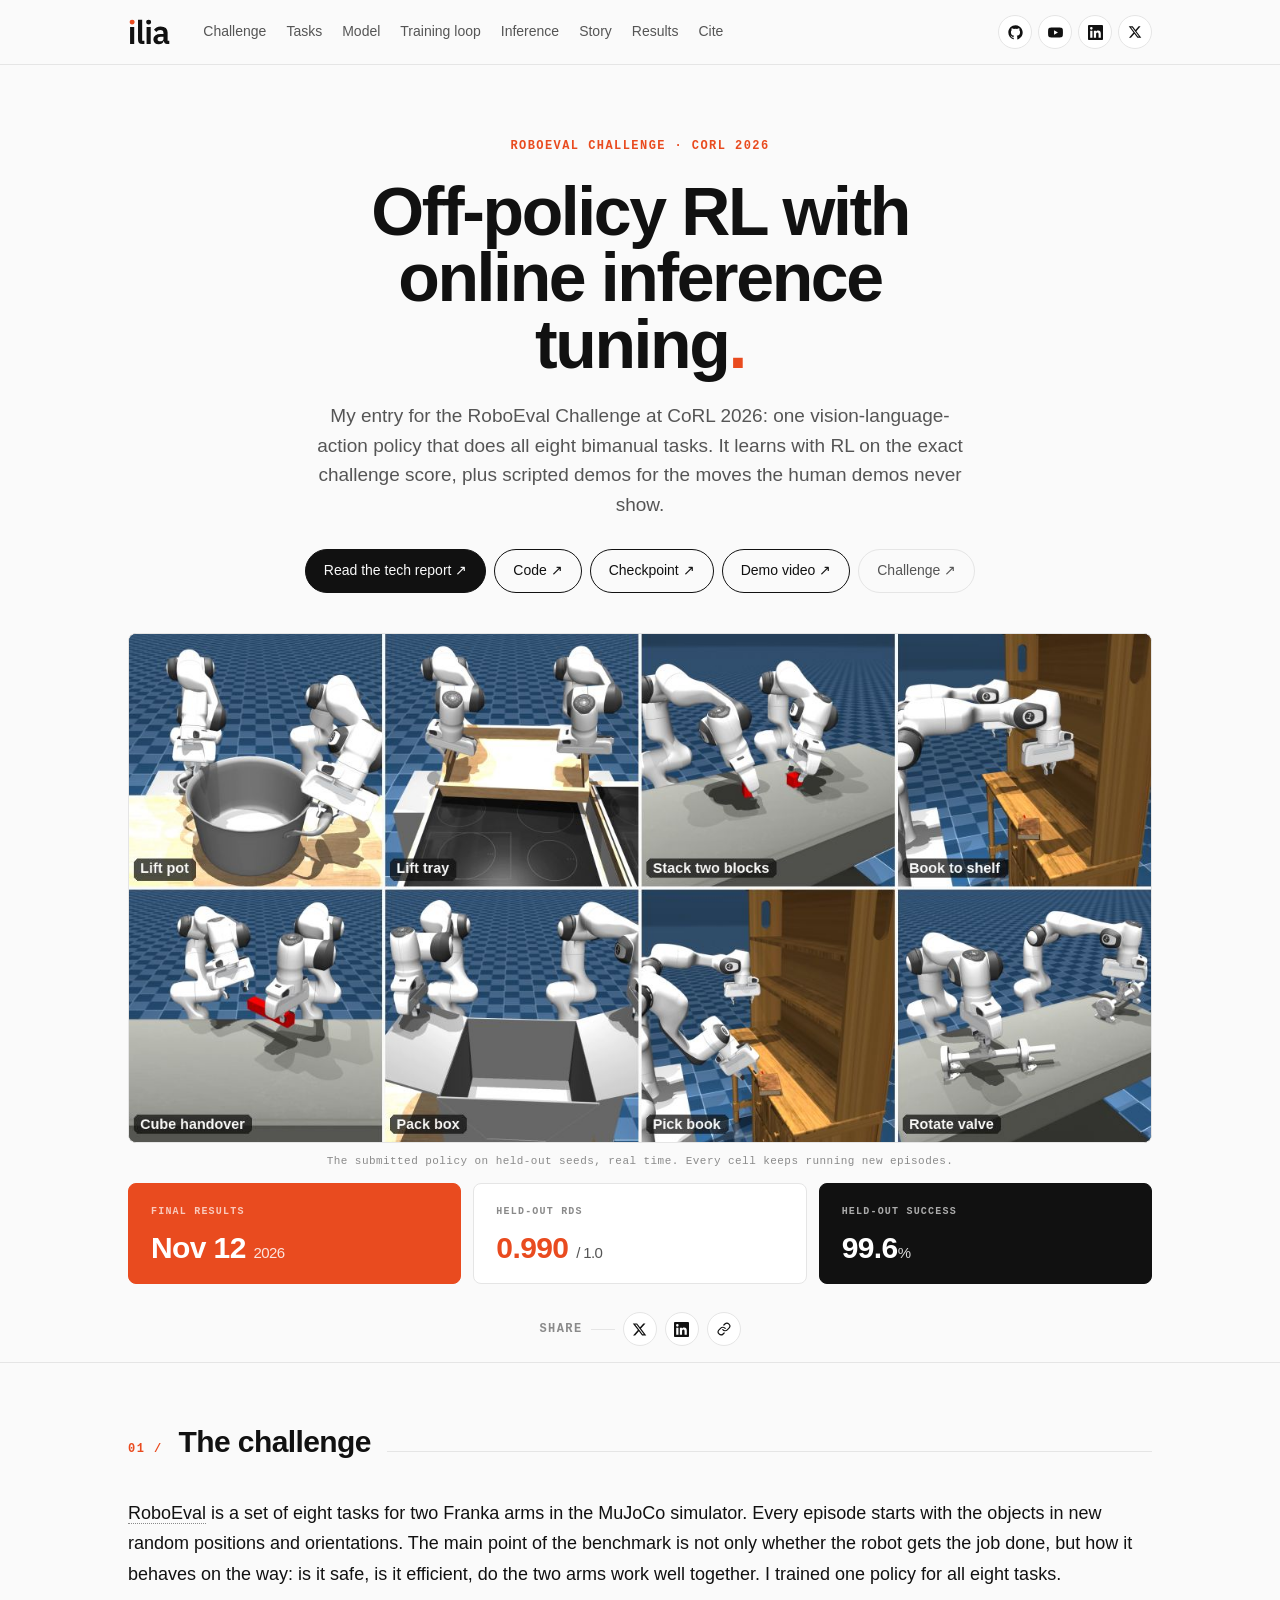
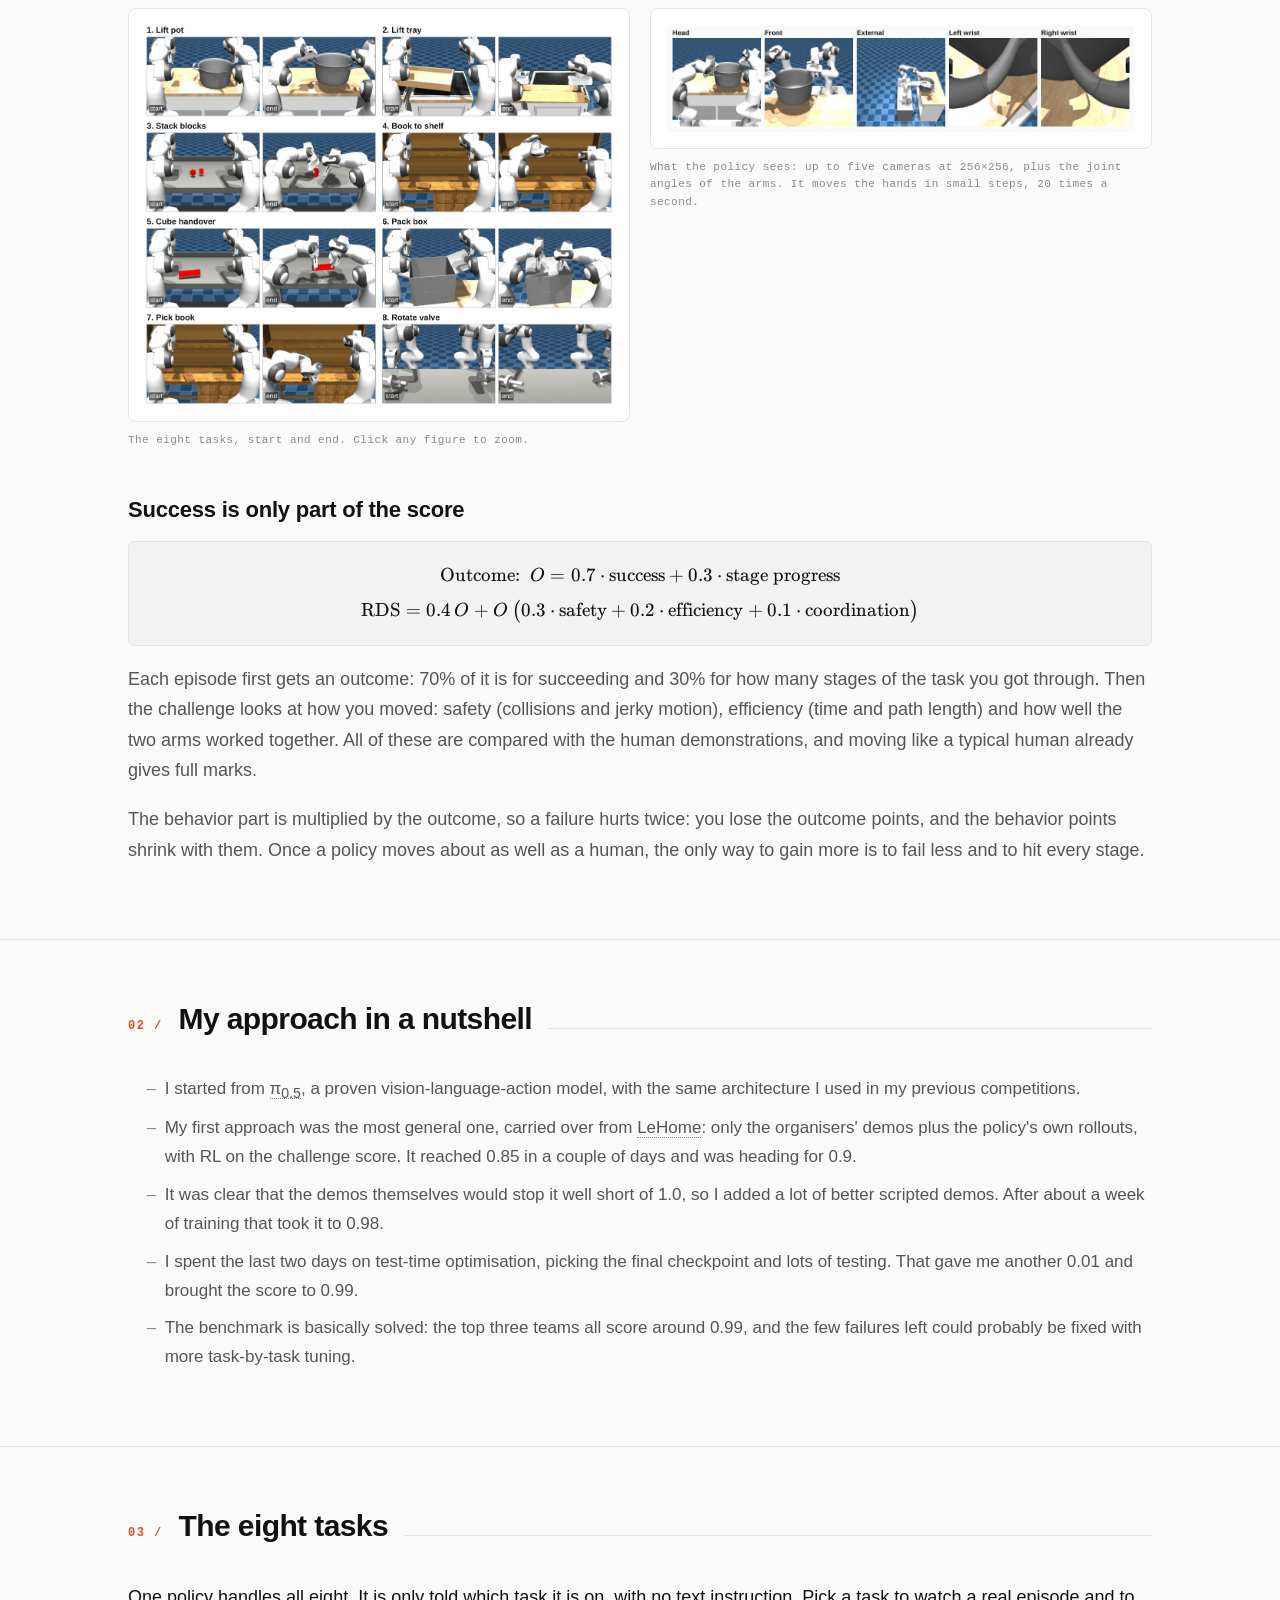
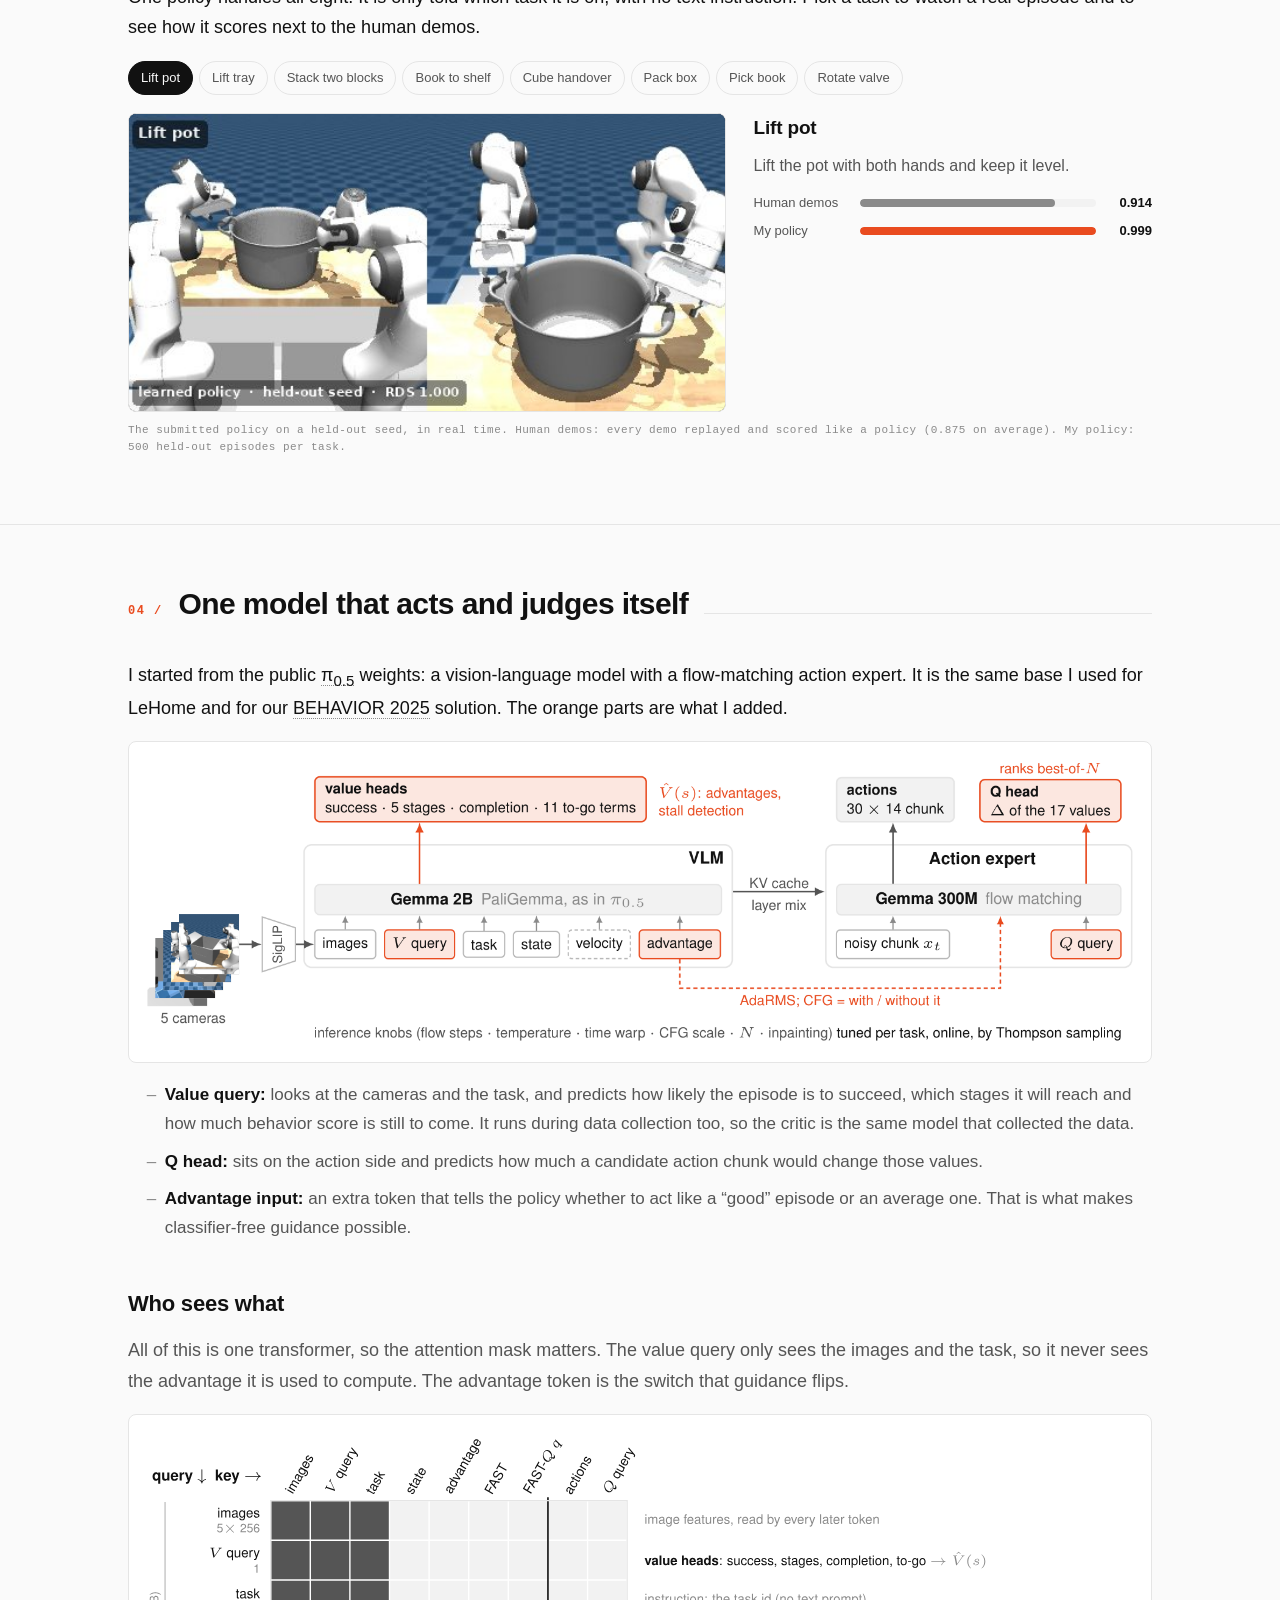
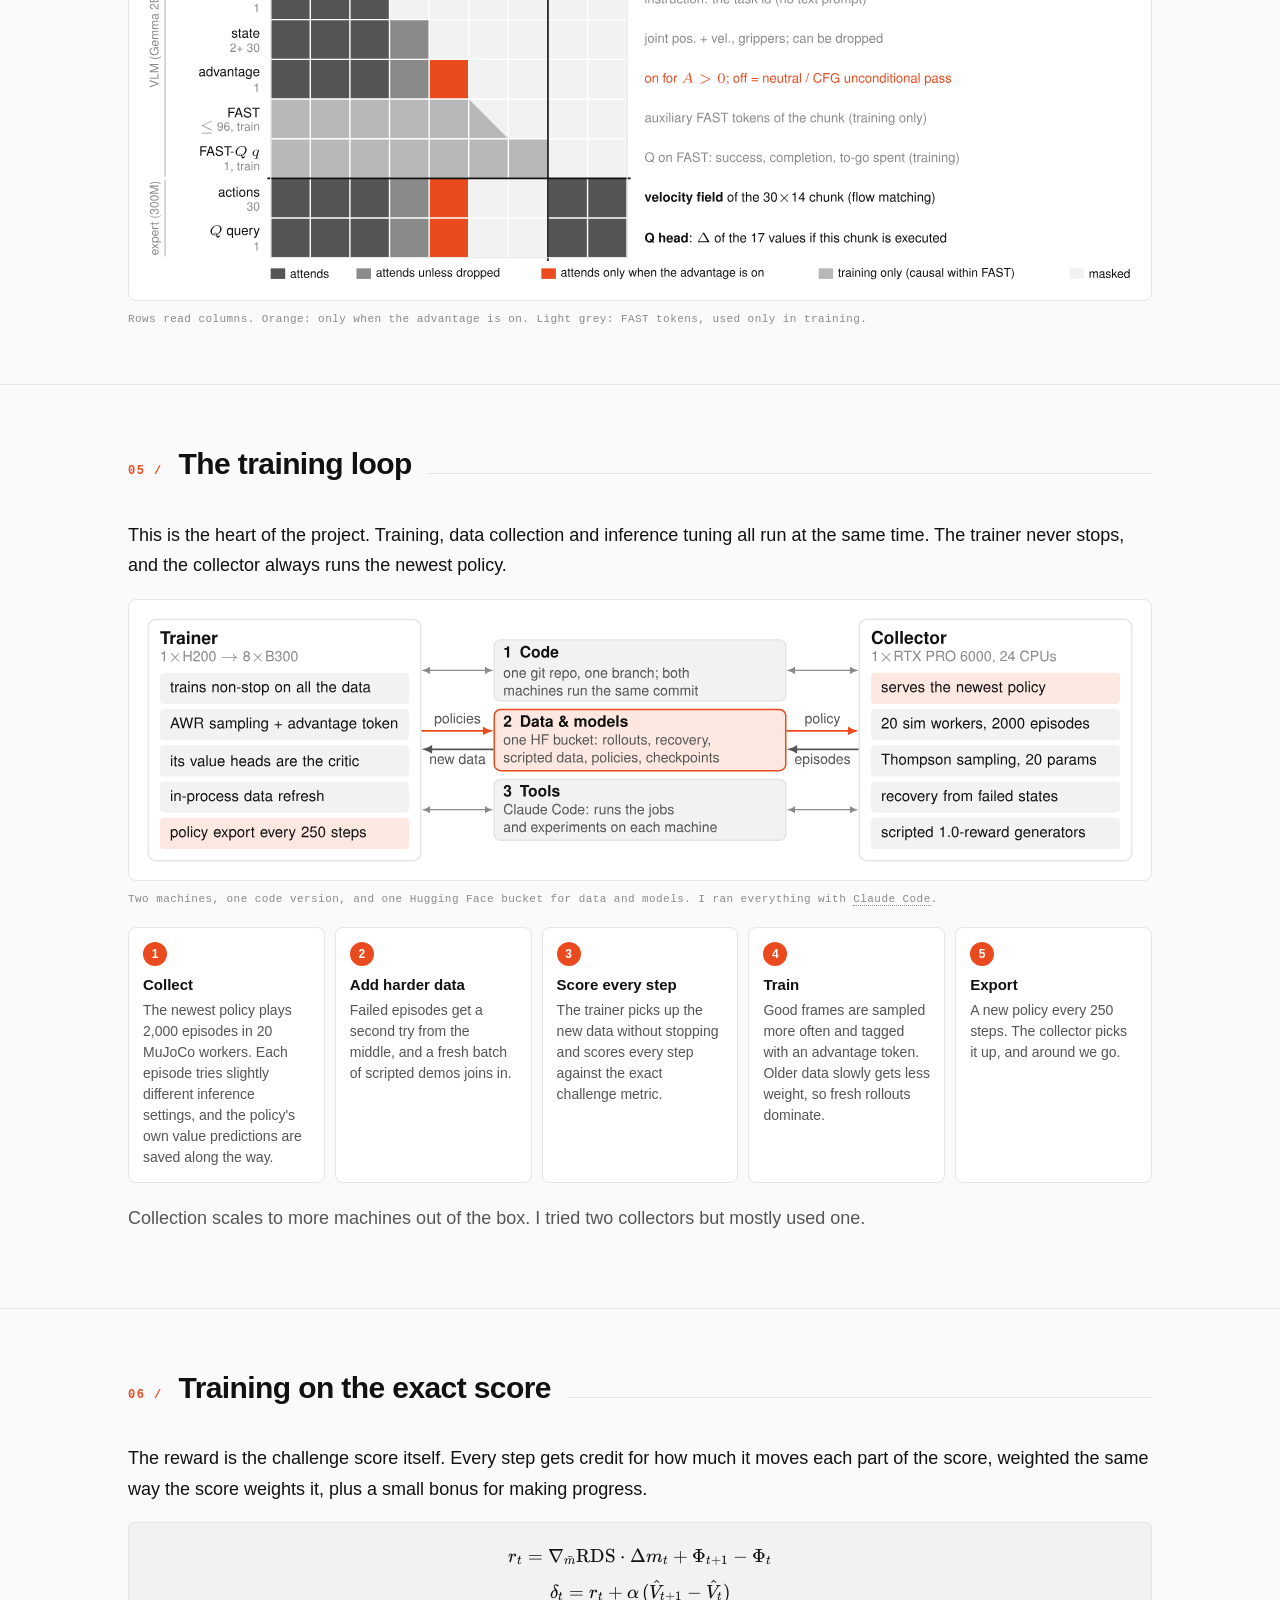
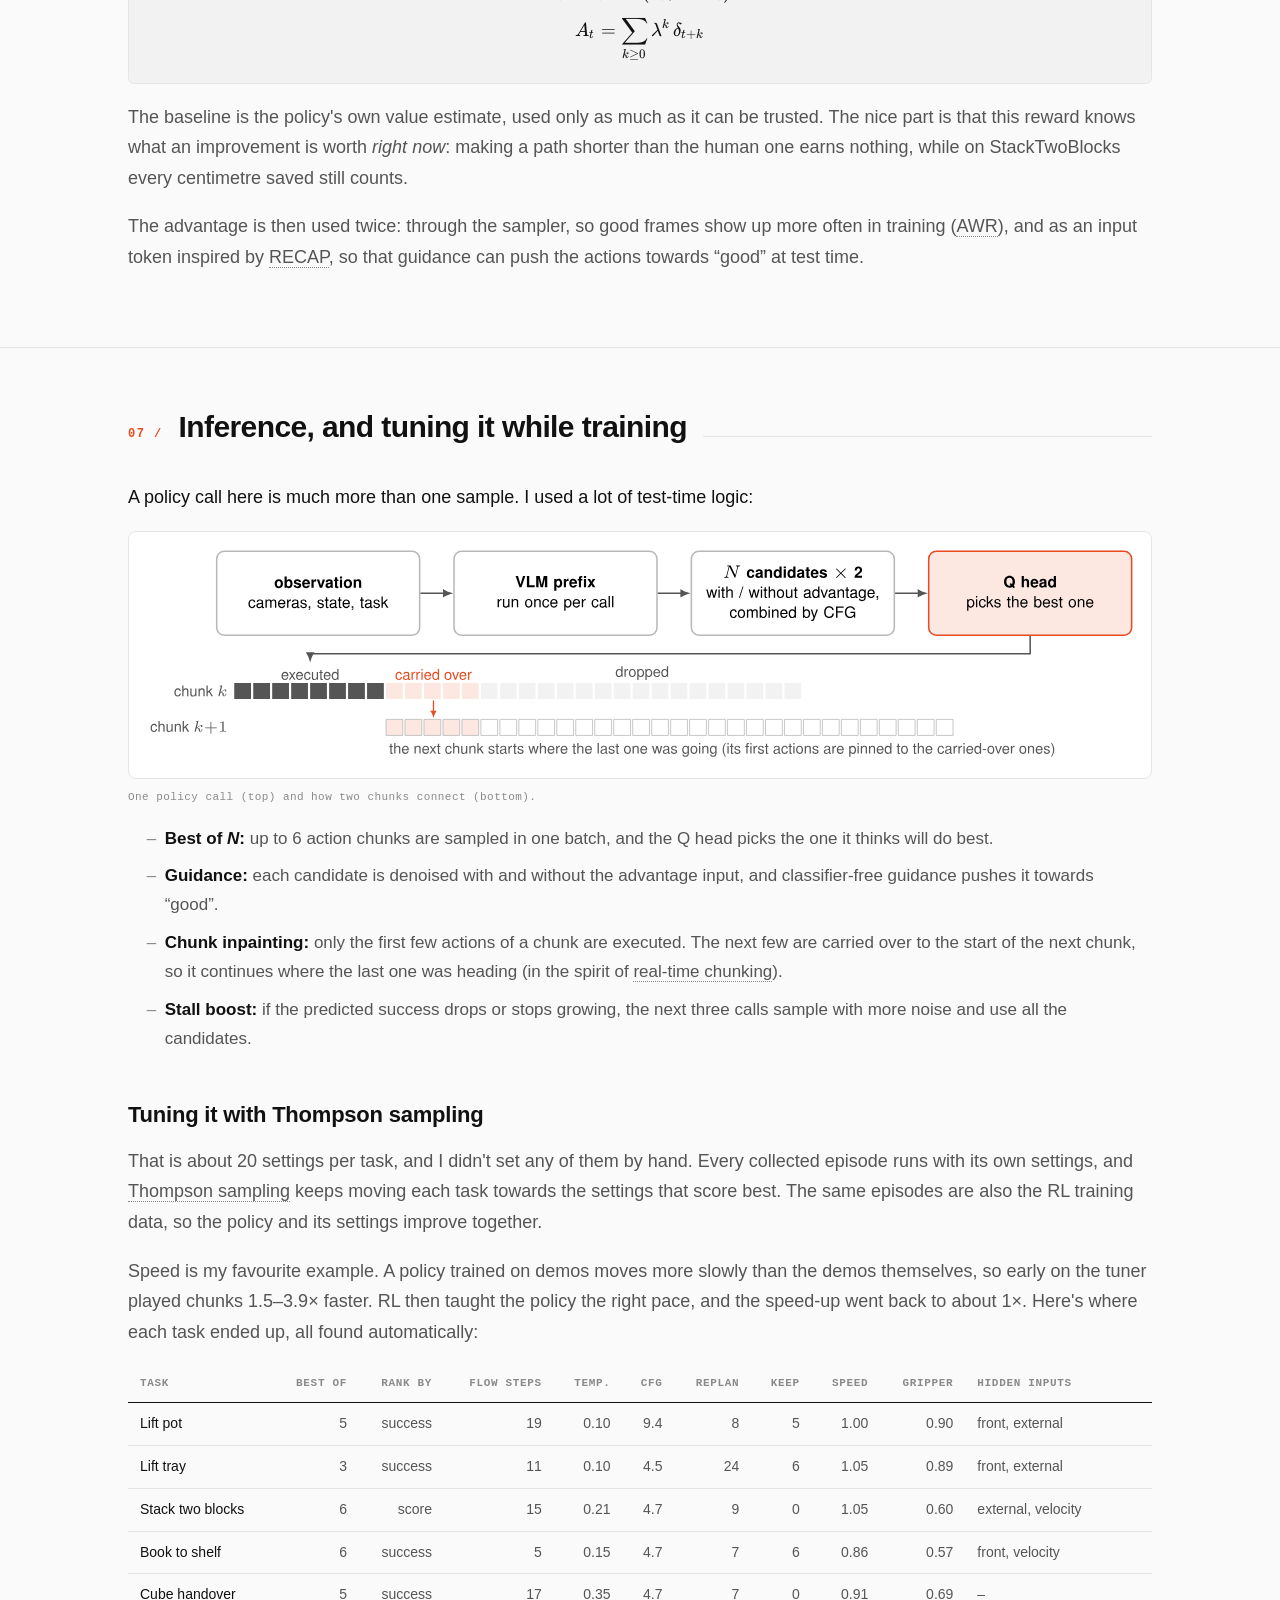
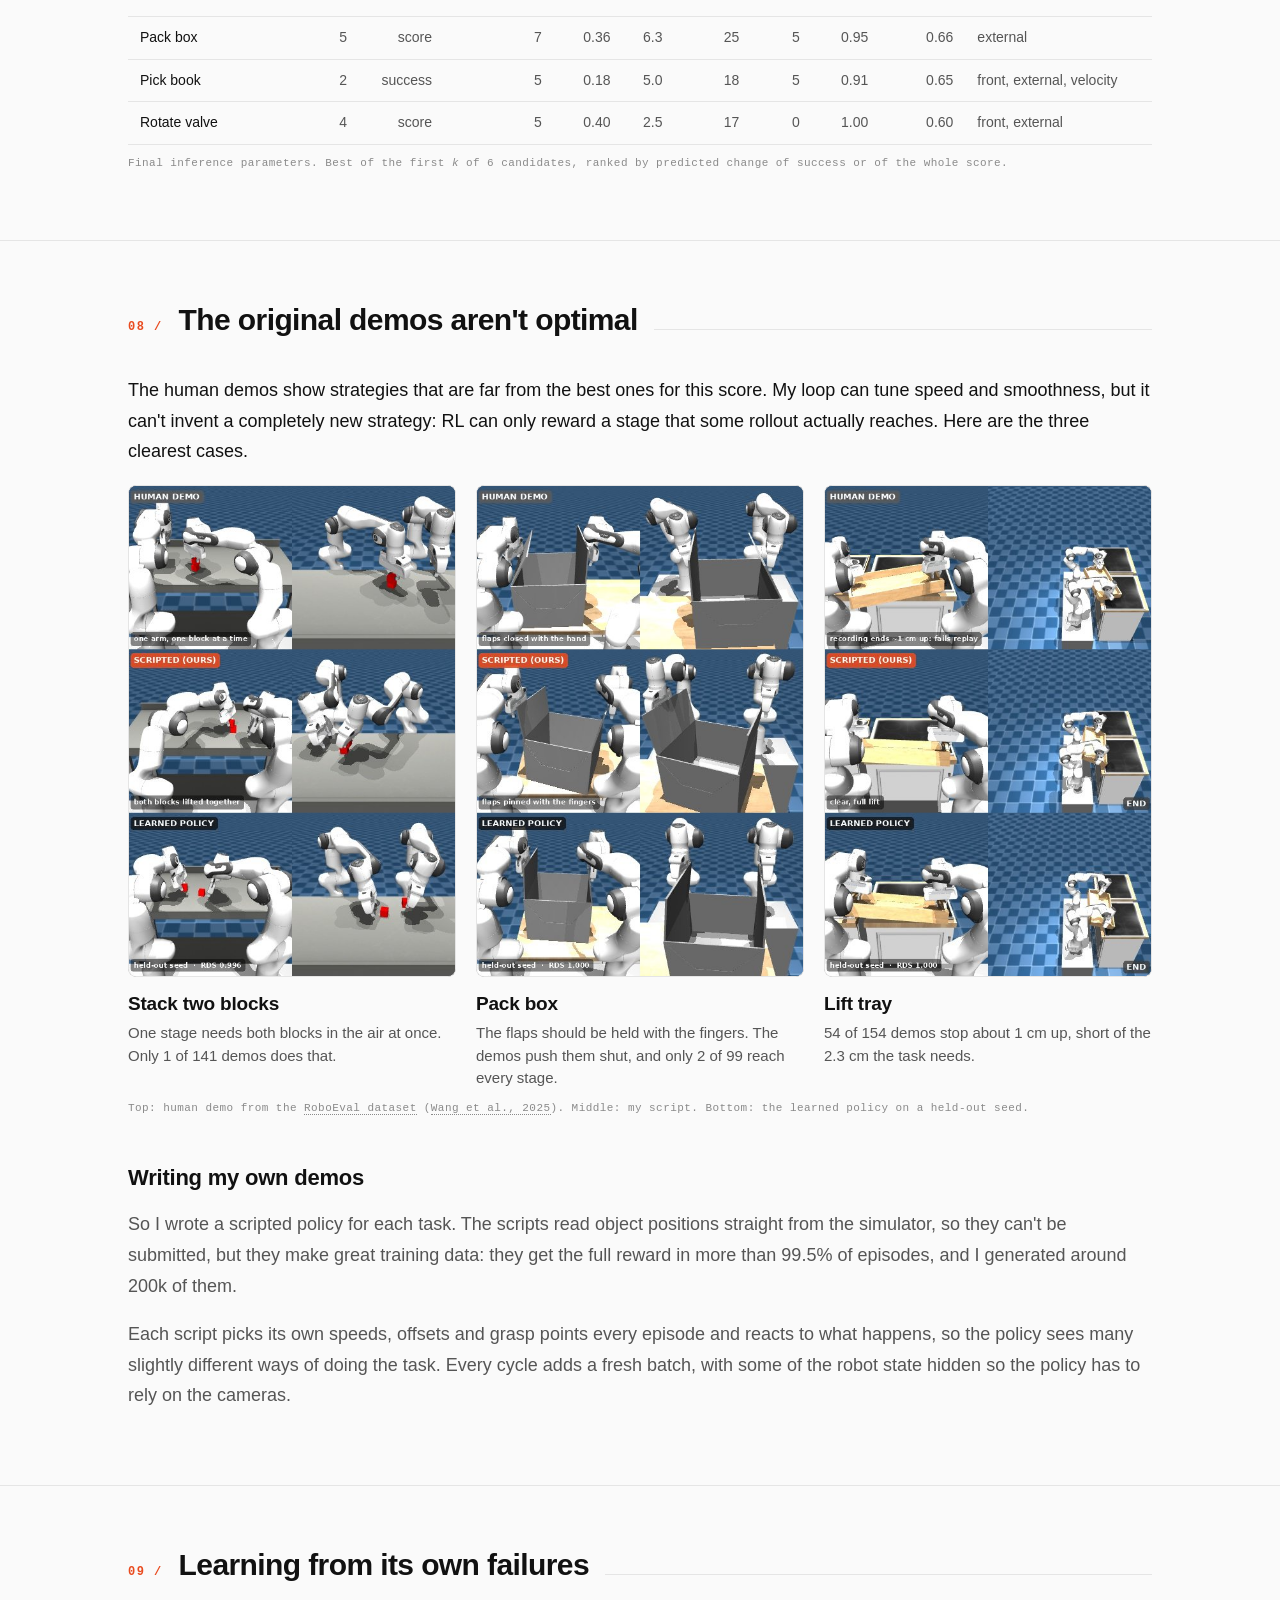
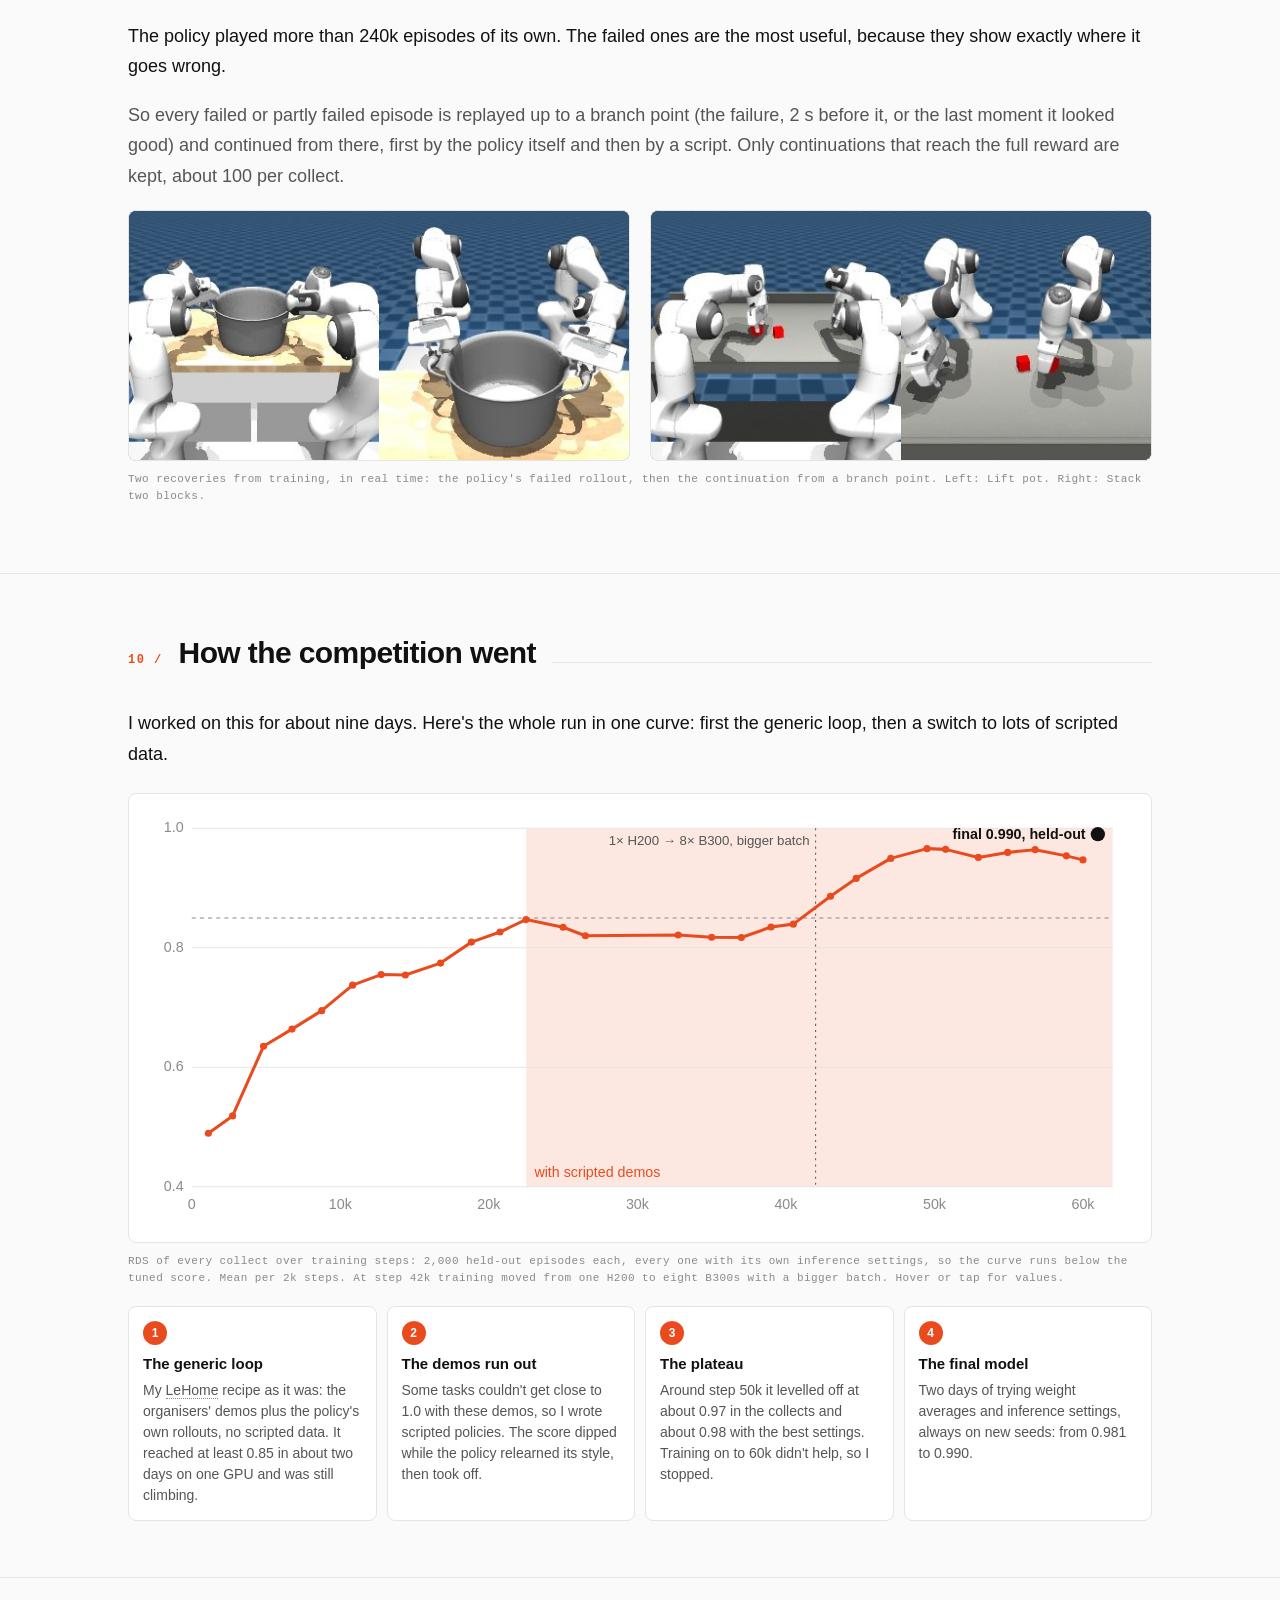
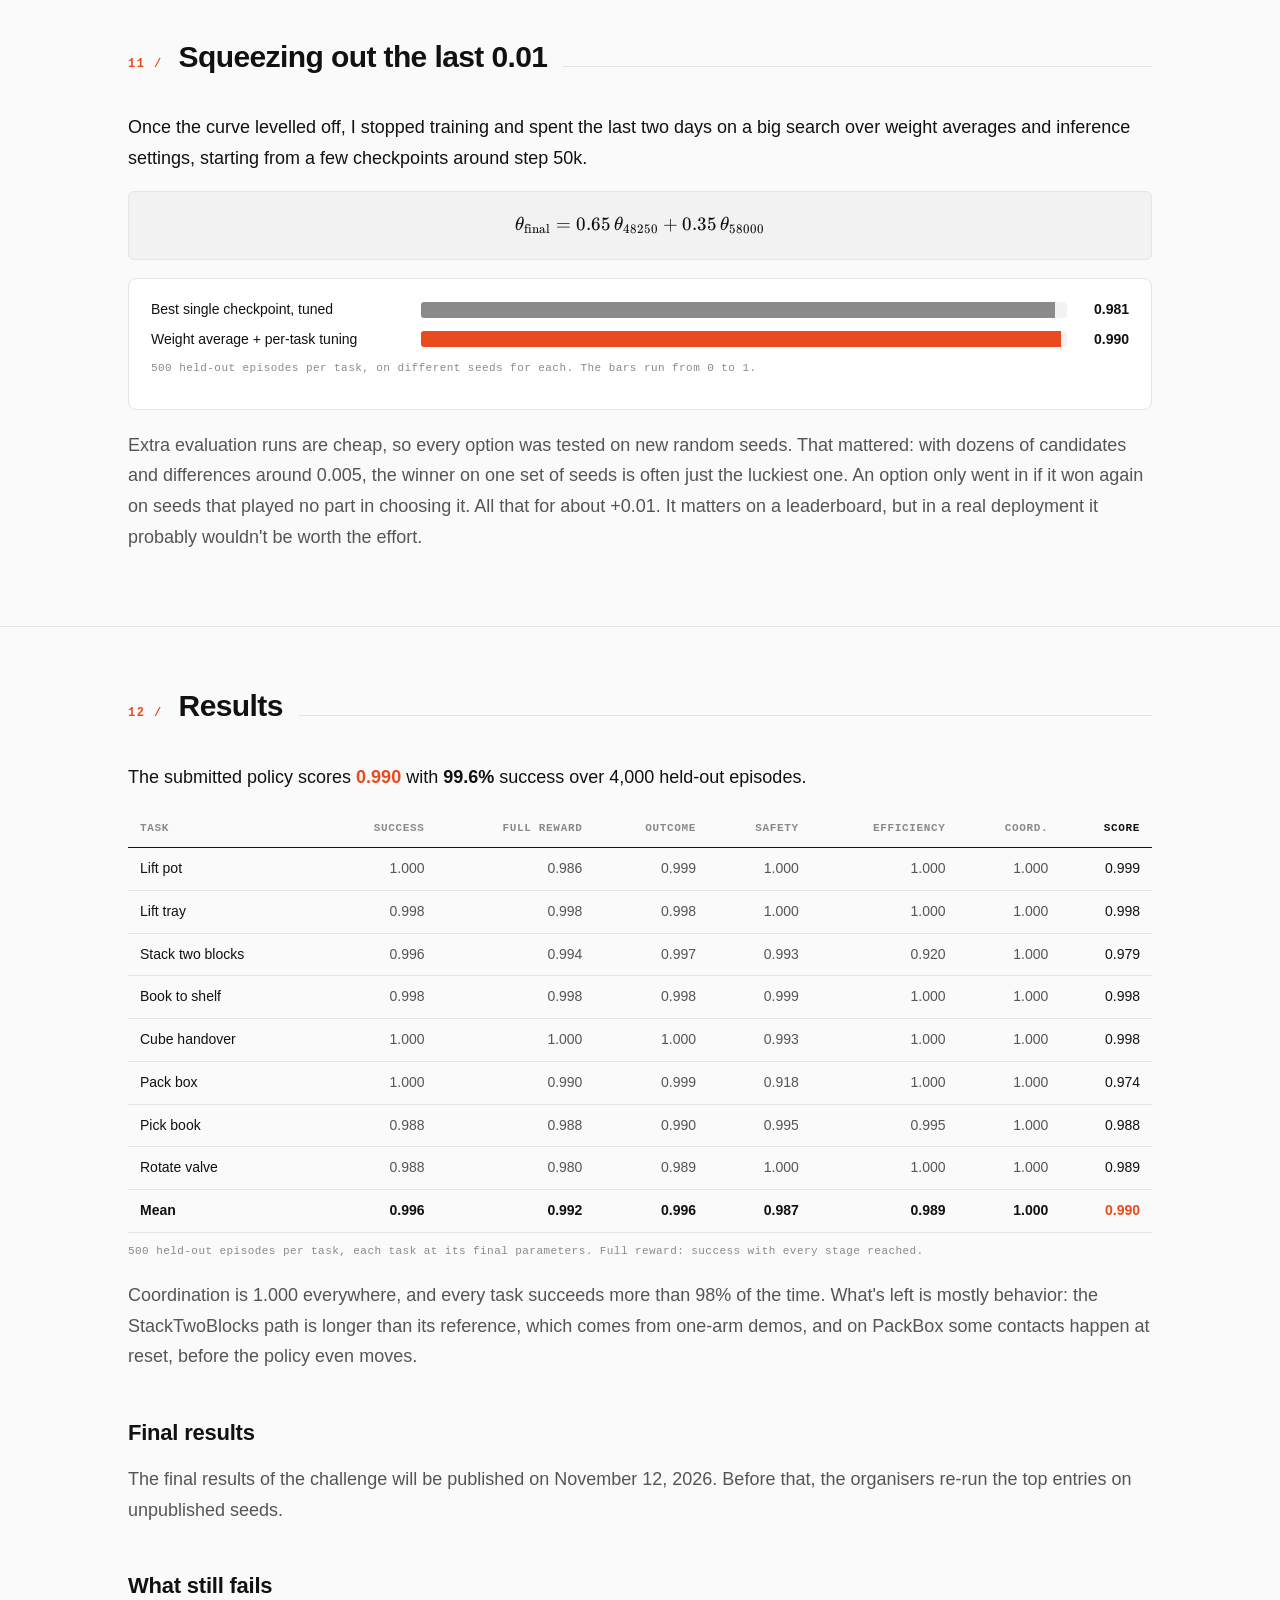
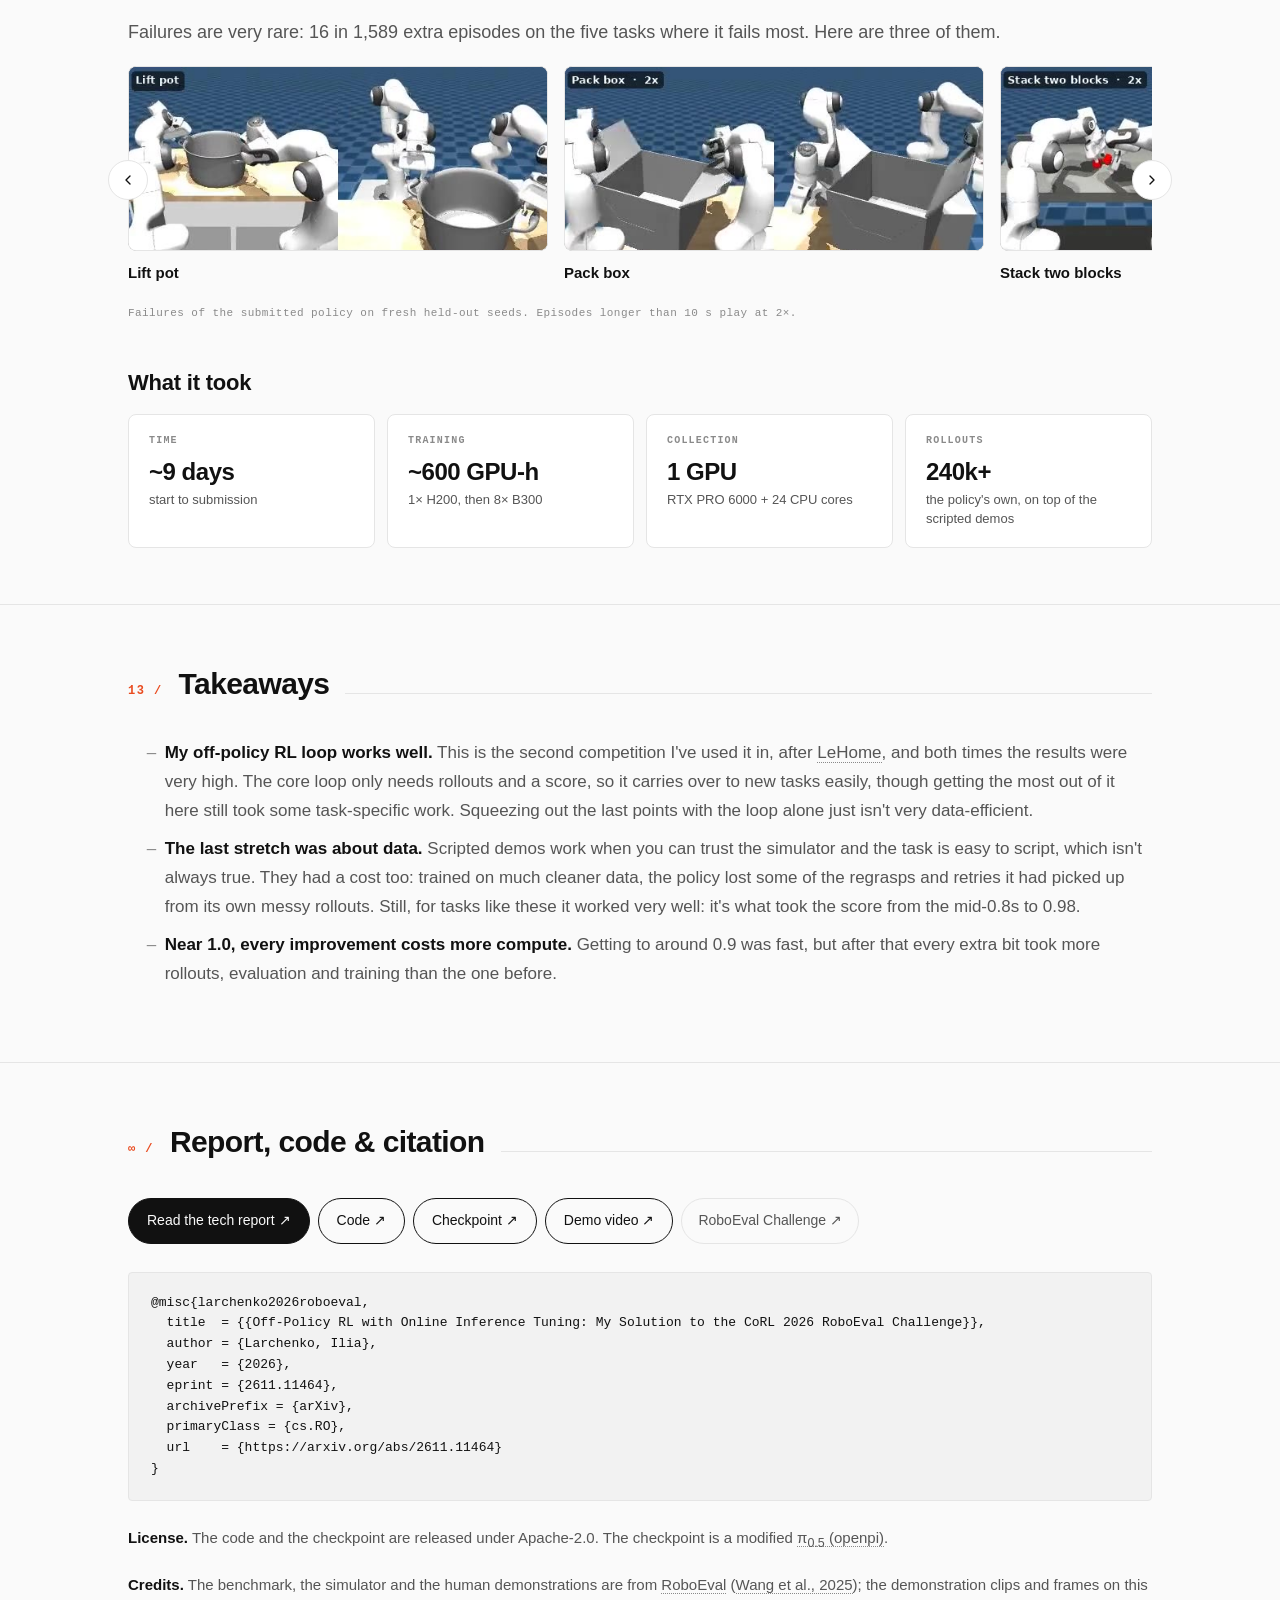
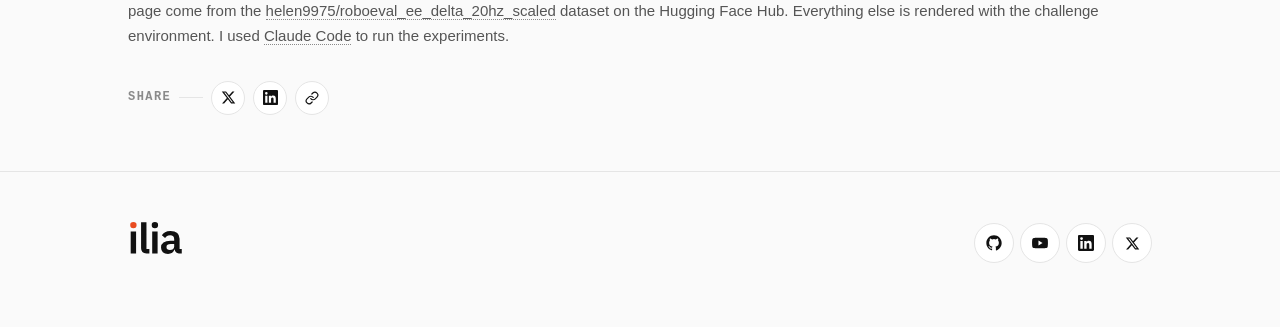
<file: projects/roboeval2026/index.html>
<!doctype html>
<html lang="en">
<head>
  <meta charset="utf-8">
  <title>Off-Policy RL with Online Inference Tuning — RoboEval Challenge 2026 · Ilia Larchenko</title>
  <meta name="viewport" content="width=device-width, initial-scale=1">
  <meta name="description" content="My solution to the RoboEval Challenge at CoRL 2026: one pi0.5-based VLA policy for eight bimanual tasks, trained with off-policy RL on the exact challenge score, with online Thompson-sampled inference tuning and generated full-reward demonstrations. 0.990 RDS on held-out seeds.">
  <meta name="author" content="Ilia Larchenko">
  <meta name="color-scheme" content="light">
  <meta name="theme-color" content="#FAFAFA">
  <link rel="canonical" href="https://ilialarchenko.com/projects/roboeval2026/">

  <!-- ═══ Open Graph ═══ -->
  <meta property="og:type" content="article">
  <meta property="og:site_name" content="Ilia Larchenko">
  <meta property="og:title" content="Off-Policy RL with Online Inference Tuning — RoboEval Challenge 2026">
  <meta property="og:description" content="Eight bimanual tasks, one VLA policy that is its own value function. 0.990 RDS and 99.6% success on held-out seeds.">
  <meta property="og:url" content="https://ilialarchenko.com/projects/roboeval2026/">
  <meta property="og:locale" content="en_US">
  <meta property="og:image" content="https://ilialarchenko.com/projects/roboeval2026/figures/og-image.png">
  <meta property="og:image:width" content="1200">
  <meta property="og:image:height" content="630">
  <meta property="og:image:alt" content="RoboEval Challenge solution by Ilia Larchenko">

  <!-- ═══ Twitter / X Card ═══ -->
  <meta name="twitter:card" content="summary_large_image">
  <meta name="twitter:site" content="@IliaLarchenko">
  <meta name="twitter:creator" content="@IliaLarchenko">
  <meta name="twitter:title" content="Off-Policy RL with Online Inference Tuning — RoboEval Challenge 2026">
  <meta name="twitter:description" content="Eight bimanual tasks, one self-judging VLA policy. 0.990 RDS on held-out seeds.">
  <meta name="twitter:image" content="https://ilialarchenko.com/projects/roboeval2026/figures/og-image.png">

  <!-- ═══ Shared design tokens & assets (reused from site root, as on the LeHome page) ═══ -->
  <style>
    /* Fallback copy of the tokens this page uses, so it also renders outside the site repo.
       The shared stylesheet linked below overrides it when the page lives at projects/roboeval2026/. */
    :root{--bg:#FAFAFA;--surface:#FFFFFF;--surface-2:#F2F2F2;--fg-1:#111111;--fg-2:#555555;--fg-3:#8A8A8A;--line:#E5E5E5;--accent:#E94B1F;--accent-soft:#FCE8E1;--ok:#1F7A4D;--err:#B3261E;
      --font-sans:-apple-system,BlinkMacSystemFont,"Segoe UI",Roboto,Arial,sans-serif;--font-mono:ui-monospace,SFMono-Regular,"SF Mono",Menlo,Consolas,"Liberation Mono",monospace;}
  </style>
  <link rel="stylesheet" href="../../colors_and_type.css">
  <link rel="stylesheet" href="katex/katex.min.css">
  <link rel="icon" type="image/svg+xml" href="../../assets/favicon.svg">
  <style>
    *,*::before,*::after{box-sizing:border-box;}
    html{scroll-behavior:smooth;scroll-padding-top:76px;}
    body{margin:0;background:var(--bg);color:var(--fg-1);font-family:var(--font-sans);font-size:16px;line-height:1.55;-webkit-font-smoothing:antialiased;text-rendering:optimizeLegibility;}
    a{color:inherit;}
    img,video{max-width:100%;}
    ::selection{background:#FCE8E1;}

    /* layout + type helpers (same values as the LeHome page's inline styles) */
    .wrap{max-width:1080px;margin:0 auto;padding:0 28px;}
    section.s{padding:56px 0;border-top:1px solid var(--line);}
    .sh{display:flex;align-items:baseline;gap:16px;margin-bottom:32px;}
    .sh .n{font-family:var(--font-mono);font-size:12px;font-weight:600;letter-spacing:0.12em;color:var(--accent);}
    .sh h2{margin:0;font-size:30px;font-weight:600;letter-spacing:-0.02em;color:var(--fg-1);}
    .sh .rule{flex:1;height:1px;background:var(--line);}
    h3{font-size:22px;font-weight:600;letter-spacing:-0.01em;color:var(--fg-1);margin:44px 0 14px;}
    p.lead{font-size:18px;line-height:1.7;color:var(--fg-1);margin:0 0 18px;}
    p.body{font-size:18px;line-height:1.7;color:var(--fg-2);margin:0 0 18px;}
    p.body b,ul.dash b{color:var(--fg-1);}
    ul.dash{font-size:17px;line-height:1.7;color:var(--fg-2);margin:0 0 18px;padding-left:1.1em;list-style:none;}
    ul.dash li{margin-bottom:9px;position:relative;padding-left:18px;}
    ul.dash li::before{content:"\2013";position:absolute;left:0;color:var(--fg-3);}
    .dlink{color:inherit;text-decoration:none;border-bottom:1px dotted var(--fg-3);}
    figure{margin:28px 0 0;}
    .fbox{background:#fff;border:1px solid var(--line);border-radius:8px;padding:16px;}
    .fbox img{width:100%;display:block;border-radius:4px;}
    figcaption,.cap{font-family:var(--font-mono);font-size:11px;line-height:1.6;letter-spacing:0.04em;color:var(--fg-3);margin-top:10px;}
    .vid{position:relative;background:#111;border:1px solid var(--line);border-radius:8px;overflow:hidden;}
    .vid video{display:block;width:100%;height:auto;}
    .vid[data-v]{background-color:#111;background-position:center;background-size:cover;background-repeat:no-repeat;}
    .vid .yt{position:absolute;left:0;top:0;transform-origin:0 0;}
    .vid iframe{position:absolute;inset:0;width:100%;height:100%;border:0;pointer-events:none;}
    .vid .vid-layer{position:absolute;inset:0;overflow:hidden;visibility:hidden;background-position:center;background-size:cover;}
    .vid .vid-layer.on{visibility:visible;}
    .vid .cover{position:absolute;inset:0;background-position:center;background-size:cover;transition:opacity 500ms ease;z-index:2;}
    .tag{position:absolute;left:10px;top:10px;font-family:var(--font-mono);font-size:10px;letter-spacing:0.12em;background:rgba(0,0,0,0.6);color:#fff;padding:3px 7px;border-radius:3px;z-index:2;pointer-events:none;}
    .stack-2{display:grid;grid-template-columns:1fr 1fr;gap:36px;align-items:center;}
    .rail{display:flex;gap:16px;overflow-x:auto;padding-bottom:10px;scroll-snap-type:x proximity;-webkit-overflow-scrolling:touch;}
    .rail > div{flex:0 0 420px;max-width:82vw;scroll-snap-align:start;}
    .eq{background:var(--surface-2);border:1px solid var(--line);border-radius:4px;padding:16px 20px;font-family:var(--font-mono);font-size:14px;line-height:1.8;color:var(--fg-1);overflow-x:auto;white-space:pre;margin:0 0 18px;}
    table.t{width:100%;border-collapse:collapse;font-size:14px;}
    table.t th{text-align:right;padding:10px 12px;font-family:var(--font-mono);font-size:11px;font-weight:600;letter-spacing:0.06em;text-transform:uppercase;color:var(--fg-3);border-bottom:1.5px solid var(--fg-1);}
    table.t th:first-child,table.t td:first-child{text-align:left;}
    table.t td{padding:10px 12px;text-align:right;color:var(--fg-2);border-bottom:1px solid var(--line);}
    table.t td:first-child{color:var(--fg-1);}
    table.t tr.tot td{font-weight:700;color:var(--fg-1);border-top:1.5px solid var(--fg-1);}
    table.t tr.me td{background:#FCE8E1;}
    table.t.left td,table.t.left th{text-align:left;}
    .cmp{display:grid;grid-template-columns:440px 1fr;gap:36px;align-items:start;margin-top:40px;}
    .stat{background:var(--surface);border:1px solid var(--line);border-radius:8px;padding:18px 20px;}
    .stat .k{font-family:var(--font-mono);font-size:10px;font-weight:600;letter-spacing:0.12em;text-transform:uppercase;color:var(--fg-3);}
    .stat .v{font-size:24px;font-weight:600;letter-spacing:-0.02em;color:var(--fg-1);margin-top:10px;line-height:1.1;}
    .stat .d{font-size:13px;color:var(--fg-2);margin-top:6px;line-height:1.45;}

    /* hover micro-interactions (design-system: fades/opacity, surface-2 fills) */
    .social:hover{background:var(--fg-1) !important;color:var(--bg) !important;border-color:var(--fg-1) !important;}
    .nav-links a:hover{opacity:0.6;}
    .btn-dark:hover{opacity:0.85;}
    .btn-outline:hover{background:var(--fg-1) !important;color:var(--bg) !important;}
    .btn-ghost:hover{background:var(--surface-2) !important;color:var(--fg-1) !important;}
    .dlink:hover{opacity:0.6;}
    .real-rail-btn:hover{background:var(--surface-2) !important;}

    @media (max-width:860px){
      .nav-links{display:none !important;}
      .wrap{padding-left:20px !important;padding-right:20px !important;}
      .receipts{grid-template-columns:repeat(2,1fr) !important;}
      .receipts > div:first-child{grid-column:1 / -1;}
      .stack-m,.stack-2,.cmp{grid-template-columns:1fr !important;gap:28px !important;}
      .stats{grid-template-columns:repeat(2,1fr) !important;}
      .footer-grid{grid-template-columns:1fr !important;gap:24px !important;}
      .footer-social{justify-content:flex-start !important;}
    }
    @media (max-width:540px){
      .wrap{padding-left:16px !important;padding-right:16px !important;}
      .hero-h1{font-size:32px !important;line-height:1.05 !important;}
      .receipts{gap:10px !important;}
      .stats{grid-template-columns:1fr !important;}
      .real-rail-btn{display:none !important;}
    }

    /* ---- overview page: formulas, panels, interactive pieces ---- */
    .math{background:var(--surface-2);border:1px solid var(--line);border-radius:6px;padding:10px 16px;margin:0 0 18px;overflow-x:auto;color:var(--fg-1);}
    .math .katex-display{margin:.7em 0;}
    .m-only{display:none;}
    .sh .n{white-space:nowrap;}
    .math .katex{font-size:1.16em;}
    .panel{background:var(--surface);border:1px solid var(--line);border-radius:8px;padding:20px 22px;margin-top:24px;}
    h3.pt{margin:0 0 12px;font-size:19px;}
    .chips{display:flex;flex-wrap:wrap;gap:6px;}
    .chip{font:inherit;font-size:13px;font-weight:500;padding:6px 12px;border:1px solid var(--line);border-radius:999px;background:var(--bg);color:var(--fg-2);cursor:pointer;}
    .chip:hover{background:var(--surface-2);color:var(--fg-1);}
    .chip[aria-pressed="true"],.chip[aria-selected="true"]{background:var(--fg-1);border-color:var(--fg-1);color:var(--bg);}
    .chip:focus-visible,input[type=range]:focus-visible{outline:2px solid var(--accent);outline-offset:2px;}
    .stats{display:grid;grid-template-columns:repeat(4,1fr);gap:12px;}
    .two{display:grid;grid-template-columns:1fr 1fr;gap:20px;align-items:start;}
    .explorer{display:grid;grid-template-columns:minmax(0,1.5fr) minmax(0,1fr);gap:28px;margin-top:18px;align-items:start;}
    .scores{display:grid;gap:8px;margin-bottom:14px;}
    .sc-row{display:grid;grid-template-columns:96px 1fr 46px;gap:10px;align-items:center;font-size:13px;color:var(--fg-2);}
    .sc-row .tr{height:8px;background:var(--surface-2);border-radius:4px;overflow:hidden;}
    .sc-row .tr i{display:block;height:100%;background:var(--fg-3);border-radius:4px;transition:width .25s;}
    .sc-row.me .tr i{background:var(--accent);}
    .sc-row b{text-align:right;color:var(--fg-1);font-variant-numeric:tabular-nums;}
    .tsk{font-size:16px;line-height:1.55;color:var(--fg-2);margin:0 0 14px;}
    .flow{display:grid;gap:10px;margin-top:18px;}
    .flow.f5{grid-template-columns:repeat(5,minmax(0,1fr));}
    .flow.f4{grid-template-columns:repeat(4,minmax(0,1fr));}
    .flow>div{position:relative;background:var(--surface);border:1px solid var(--line);border-radius:8px;padding:14px;font-size:14px;line-height:1.5;color:var(--fg-2);}
    .flow span{display:inline-grid;place-items:center;width:24px;height:24px;border-radius:50%;background:var(--accent);color:#fff;font-size:12px;font-weight:700;margin-bottom:8px;}
    .flow b{display:block;color:var(--fg-1);font-size:15px;margin-bottom:4px;}
    .res-t td:last-child,.res-t th:last-child{position:sticky;right:0;background:var(--bg);}
    .gain{margin-top:14px;}
    .gain .b-row{grid-template-columns:260px 1fr 52px;margin-bottom:8px;}
    .curve-wrap{margin-top:14px;}
    #curve{display:block;width:100%;height:auto;touch-action:pan-y;}
    #curve text{font-family:var(--font-sans);}
    .cmp3{display:grid;grid-template-columns:repeat(3,minmax(0,1fr));gap:20px;}
    .cmp3 h3.pt{margin:12px 0 4px;}
    .cap2{font-size:15px;line-height:1.5;color:var(--fg-2);margin:0;}
    .b-row{display:grid;grid-template-columns:130px 1fr 52px;gap:10px;align-items:center;font-size:14px;color:var(--fg-1);}
    .b-row .tr{height:16px;background:var(--surface-2);border-radius:3px;overflow:hidden;}
    .b-row .tr i{display:block;height:100%;background:var(--accent);transition:width .25s;}
    .b-row b{text-align:right;font-variant-numeric:tabular-nums;font-weight:600;}
    @media (max-width:860px){.two,.explorer,.flow{grid-template-columns:1fr !important;gap:14px;}
      .cmp3{display:flex;overflow-x:auto;scroll-snap-type:x proximity;padding-bottom:8px;}.cmp3>div{flex:0 0 78%;scroll-snap-align:start;}}
    @media (max-width:640px){.m-only{display:block;}.d-only{display:none;}}
    @media (max-width:540px){.gain .b-row{grid-template-columns:1fr 52px;}.gain .b-row span{grid-column:1 / -1;}.panel{padding:16px 14px;}.math .katex{font-size:1em;}}
  </style>
</head>
<body>

<!-- ══════════ NAV ══════════ -->
<nav style="position:sticky;top:0;z-index:50;background:rgba(250,250,250,0.92);backdrop-filter:saturate(140%) blur(8px);-webkit-backdrop-filter:saturate(140%) blur(8px);border-bottom:1px solid var(--line);">
  <div class="wrap" style="display:flex;align-items:center;gap:24px;height:64px;">
    <a href="https://ilialarchenko.com/" target="_blank" rel="noopener noreferrer" aria-label="ilia." style="flex:0 0 auto;text-decoration:none;font-weight:700;font-size:22px;"><img src="../../assets/wordmark.svg" alt="ilia." style="display:block;height:28px;width:auto;"></a>
    <div class="nav-links" style="display:flex;gap:20px;margin-left:8px;">
      <a href="#challenge" style="font-size:14px;color:var(--fg-2);text-decoration:none;">Challenge</a>
      <a href="#tasks" style="font-size:14px;color:var(--fg-2);text-decoration:none;">Tasks</a>
      <a href="#model" style="font-size:14px;color:var(--fg-2);text-decoration:none;">Model</a>
      <a href="#loop" style="font-size:14px;color:var(--fg-2);text-decoration:none;">Training loop</a>
      <a href="#inference" style="font-size:14px;color:var(--fg-2);text-decoration:none;">Inference</a>
      <a href="#story" style="font-size:14px;color:var(--fg-2);text-decoration:none;">Story</a>
      <a href="#results" style="font-size:14px;color:var(--fg-2);text-decoration:none;">Results</a>
      <a href="#cite" style="font-size:14px;color:var(--fg-2);text-decoration:none;">Cite</a>
    </div>
    <div style="flex:1;"></div>
    <div style="display:flex;gap:6px;">
      <a class="social" href="https://github.com/IliaLarchenko" target="_blank" rel="noopener noreferrer" aria-label="GitHub" style="width:34px;height:34px;border:1px solid var(--line);border-radius:50%;background:var(--surface);color:var(--fg-1);display:inline-flex;align-items:center;justify-content:center;text-decoration:none;"><svg viewBox="0 0 24 24" style="width:15px;height:15px;fill:currentColor;"><path d="M12 .5C5.65.5.5 5.65.5 12c0 5.08 3.29 9.39 7.86 10.91.58.11.79-.25.79-.56v-2c-3.2.7-3.88-1.36-3.88-1.36-.52-1.32-1.27-1.67-1.27-1.67-1.04-.71.08-.7.08-.7 1.15.08 1.76 1.18 1.76 1.18 1.02 1.74 2.68 1.24 3.34.95.1-.74.4-1.24.73-1.53-2.55-.29-5.24-1.28-5.24-5.69 0-1.26.45-2.29 1.18-3.1-.12-.29-.51-1.46.11-3.04 0 0 .96-.31 3.15 1.18a10.95 10.95 0 0 1 5.74 0c2.19-1.49 3.15-1.18 3.15-1.18.62 1.58.23 2.75.11 3.04.74.81 1.18 1.84 1.18 3.1 0 4.42-2.69 5.39-5.25 5.68.41.36.78 1.06.78 2.14v3.18c0 .31.21.67.8.56C20.21 21.39 23.5 17.08 23.5 12 23.5 5.65 18.35.5 12 .5Z"/></svg></a>
      <a class="social" href="https://www.youtube.com/@ilialarchenko" target="_blank" rel="noopener noreferrer" aria-label="YouTube" style="width:34px;height:34px;border:1px solid var(--line);border-radius:50%;background:var(--surface);color:var(--fg-1);display:inline-flex;align-items:center;justify-content:center;text-decoration:none;"><svg viewBox="0 0 24 24" style="width:15px;height:15px;fill:currentColor;"><path d="M23.5 6.5a3 3 0 0 0-2.1-2.1C19.5 4 12 4 12 4s-7.5 0-9.4.4A3 3 0 0 0 .5 6.5C.1 8.4.1 12 .1 12s0 3.6.4 5.5a3 3 0 0 0 2.1 2.1c1.9.4 9.4.4 9.4.4s7.5 0 9.4-.4a3 3 0 0 0 2.1-2.1c.4-1.9.4-5.5.4-5.5s0-3.6-.4-5.5ZM9.7 15.6V8.4l6.2 3.6-6.2 3.6Z"/></svg></a>
      <a class="social" href="https://www.linkedin.com/in/larchenko/" target="_blank" rel="noopener noreferrer" aria-label="LinkedIn" style="width:34px;height:34px;border:1px solid var(--line);border-radius:50%;background:var(--surface);color:var(--fg-1);display:inline-flex;align-items:center;justify-content:center;text-decoration:none;"><svg viewBox="0 0 24 24" style="width:15px;height:15px;fill:currentColor;"><path d="M20.45 20.45h-3.55v-5.57c0-1.33-.02-3.04-1.85-3.04-1.86 0-2.14 1.45-2.14 2.95v5.66H9.36V9h3.41v1.56h.05c.48-.9 1.64-1.85 3.37-1.85 3.6 0 4.27 2.37 4.27 5.46v6.28ZM5.34 7.43A2.06 2.06 0 1 1 5.34 3.3a2.06 2.06 0 0 1 0 4.13ZM7.12 20.45H3.56V9h3.56v11.45ZM22.22 0H1.77C.79 0 0 .77 0 1.72v20.56C0 23.23.79 24 1.77 24h20.45C23.21 24 24 23.23 24 22.28V1.72C24 .77 23.21 0 22.22 0Z"/></svg></a>
      <a class="social" href="https://x.com/IliaLarchenko" target="_blank" rel="noopener noreferrer" aria-label="X (Twitter)" style="width:34px;height:34px;border:1px solid var(--line);border-radius:50%;background:var(--surface);color:var(--fg-1);display:inline-flex;align-items:center;justify-content:center;text-decoration:none;"><svg viewBox="0 0 24 24" style="width:14px;height:14px;fill:currentColor;"><path d="M18.244 2.25h3.308l-7.227 8.26 8.502 11.24H16.17l-5.214-6.817L4.99 21.75H1.68l7.73-8.835L1.254 2.25H8.08l4.713 6.231 5.45-6.231Zm-1.16 17.52h1.833L7.084 4.126H5.117L17.084 19.77Z"/></svg></a>
    </div>
  </div>
</nav>

<a id="top"></a>

<!-- ══════════ HERO ══════════ -->
<header style="padding:72px 0 16px;">
  <div class="wrap" style="text-align:center;">
    <div style="font-family:var(--font-mono);font-size:12px;font-weight:600;letter-spacing:0.12em;text-transform:uppercase;color:var(--accent);margin-bottom:22px;">RoboEval Challenge &middot; CoRL 2026</div>
    <h1 class="hero-h1" style="margin:0 auto;font-size:clamp(38px,6vw,68px);font-weight:600;line-height:0.98;letter-spacing:-0.035em;color:var(--fg-1);max-width:18ch;">Off-policy RL with online inference tuning<span style="color:var(--accent);">.</span></h1>
    <p style="margin:24px auto 0;font-size:19px;line-height:1.55;color:var(--fg-2);max-width:62ch;">My entry for the RoboEval Challenge at CoRL 2026: one vision-language-action policy that does all eight bimanual tasks. It learns with RL on the exact challenge score, plus scripted demos for the moves the human demos never show.</p>
    <div style="display:flex;gap:8px;flex-wrap:wrap;justify-content:center;margin-top:30px;">
      <a class="btn-dark" href="https://arxiv.org/abs/2611.11464" target="_blank" rel="noopener noreferrer" style="font-size:14px;font-weight:500;padding:10px 18px;border:1px solid var(--fg-1);border-radius:999px;color:var(--bg);background:var(--fg-1);text-decoration:none;">Read the tech report&nbsp;↗</a>
      <a class="btn-outline" href="https://github.com/IliaLarchenko/RoboEvalSolution" target="_blank" rel="noopener noreferrer" style="font-size:14px;font-weight:500;padding:10px 18px;border:1px solid var(--fg-1);border-radius:999px;color:var(--fg-1);background:var(--bg);text-decoration:none;">Code&nbsp;↗</a>
      <a class="btn-outline" href="https://huggingface.co/IliaLarchenko/RoboEvalSolution" target="_blank" rel="noopener noreferrer" style="font-size:14px;font-weight:500;padding:10px 18px;border:1px solid var(--fg-1);border-radius:999px;color:var(--fg-1);background:var(--bg);text-decoration:none;">Checkpoint&nbsp;↗</a>
      <a class="btn-outline" href="https://youtu.be/3N8kYqua924" target="_blank" rel="noopener noreferrer" style="font-size:14px;font-weight:500;padding:10px 18px;border:1px solid var(--fg-1);border-radius:999px;color:var(--fg-1);background:var(--bg);text-decoration:none;">Demo video&nbsp;↗</a>
      <a class="btn-ghost" href="https://robo-eval.github.io/challenge.html" target="_blank" rel="noopener noreferrer" style="font-size:14px;font-weight:500;padding:10px 18px;border:1px solid var(--line);border-radius:999px;color:var(--fg-2);background:var(--bg);text-decoration:none;">Challenge&nbsp;↗</a>
    </div>
  </div>

  <!-- hero video: the eight tasks, many episodes per cell, seamless loop -->
  <div class="wrap" style="margin-top:40px;">
    <div class="vid" data-v="hero_grid" style="aspect-ratio:1280/638;"></div>
    <p class="cap" style="text-align:center;">The submitted policy on held-out seeds, real time. Every cell keeps running new episodes.</p>
  </div>

  <!-- receipts ribbon -->
  <div class="wrap" style="margin-top:12px;">
    <div class="receipts" style="display:grid;grid-template-columns:repeat(3,1fr);gap:12px;">
      <div style="background:var(--accent);border:1px solid var(--accent);border-radius:8px;padding:20px 22px;">
        <div style="font-family:var(--font-mono);font-size:10px;font-weight:600;letter-spacing:0.12em;text-transform:uppercase;color:rgba(255,255,255,0.7);">Final results</div>
        <div style="font-size:30px;font-weight:600;letter-spacing:-0.02em;color:#fff;margin-top:14px;line-height:1;">Nov 12 <span style="font-size:0.5em;font-weight:500;color:rgba(255,255,255,0.85);">2026</span></div>
      </div>
      <div style="background:var(--surface);border:1px solid var(--line);border-radius:8px;padding:20px 22px;">
        <div style="font-family:var(--font-mono);font-size:10px;font-weight:600;letter-spacing:0.12em;text-transform:uppercase;color:var(--fg-3);">Held-out RDS</div>
        <div style="font-size:30px;font-weight:600;letter-spacing:-0.02em;color:var(--fg-1);margin-top:14px;line-height:1;"><span style="color:var(--accent);">0.990</span> <span style="font-size:0.5em;font-weight:500;color:var(--fg-2);">/ 1.0</span></div>
      </div>
      <div style="background:var(--fg-1);border:1px solid var(--fg-1);border-radius:8px;padding:20px 22px;">
        <div style="font-family:var(--font-mono);font-size:10px;font-weight:600;letter-spacing:0.12em;text-transform:uppercase;color:rgba(255,255,255,0.65);">Held-out success</div>
        <div style="font-size:30px;font-weight:600;letter-spacing:-0.02em;color:#fff;margin-top:14px;line-height:1;">99.6<span style="font-size:0.5em;font-weight:500;color:rgba(255,255,255,0.85);">%</span></div>
      </div>
    </div>
  </div>

  <!-- share row (duplicated in Cite section) -->
  <div class="wrap" style="margin-top:28px;">
    <div style="display:flex;align-items:center;gap:8px;flex-wrap:wrap;justify-content:center;">
      <span style="font-family:var(--font-mono);font-size:12px;font-weight:600;letter-spacing:0.12em;text-transform:uppercase;color:var(--fg-3);">Share</span>
      <span style="width:24px;height:1px;background:var(--line);"></span>
      <a class="social" aria-label="Share on X" title="Share on X" href="https://x.com/intent/post?url=https%3A%2F%2Filialarchenko.com%2Fprojects%2Froboeval2026%2F&amp;text=Off-policy%20RL%20with%20online%20inference%20tuning%20%E2%80%94%20my%20RoboEval%20Challenge%202026%20solution%20by%20%40IliaLarchenko" target="_blank" rel="noopener noreferrer" style="width:34px;height:34px;border:1px solid var(--line);border-radius:50%;background:var(--surface);color:var(--fg-1);display:inline-flex;align-items:center;justify-content:center;text-decoration:none;"><svg viewBox="0 0 24 24" style="width:15px;height:15px;fill:currentColor;"><path d="M18.244 2.25h3.308l-7.227 8.26 8.502 11.24H16.17l-5.214-6.817L4.99 21.75H1.68l7.73-8.835L1.254 2.25H8.08l4.713 6.231 5.45-6.231Zm-1.16 17.52h1.833L7.084 4.126H5.117L17.084 19.77Z"/></svg></a>
      <a class="social" aria-label="Share on LinkedIn" title="Share on LinkedIn" href="https://www.linkedin.com/feed/?shareActive=true&amp;text=Off-policy%20RL%20with%20online%20inference%20tuning%20%E2%80%94%20RoboEval%20Challenge%202026%20solution%20by%20Ilia%20Larchenko%0A%0Ahttps%3A%2F%2Filialarchenko.com%2Fprojects%2Froboeval2026%2F" target="_blank" rel="noopener noreferrer" style="width:34px;height:34px;border:1px solid var(--line);border-radius:50%;background:var(--surface);color:var(--fg-1);display:inline-flex;align-items:center;justify-content:center;text-decoration:none;"><svg viewBox="0 0 24 24" style="width:15px;height:15px;fill:currentColor;"><path d="M20.45 20.45h-3.55v-5.57c0-1.33-.02-3.04-1.85-3.04-1.86 0-2.14 1.45-2.14 2.95v5.66H9.36V9h3.41v1.56h.05c.48-.9 1.64-1.85 3.37-1.85 3.6 0 4.27 2.37 4.27 5.46v6.28ZM5.34 7.43A2.06 2.06 0 1 1 5.34 3.3a2.06 2.06 0 0 1 0 4.13ZM7.12 20.45H3.56V9h3.56v11.45ZM22.22 0H1.77C.79 0 0 .77 0 1.72v20.56C0 23.23.79 24 1.77 24h20.45C23.21 24 24 23.23 24 22.28V1.72C24 .77 23.21 0 22.22 0Z"/></svg></a>
      <button type="button" class="social copy-link-btn" aria-label="Copy link" title="Copy link" style="width:34px;height:34px;padding:0;border:1px solid var(--line);border-radius:50%;background:var(--surface);color:var(--fg-1);display:inline-flex;align-items:center;justify-content:center;cursor:pointer;"><svg viewBox="0 0 24 24" style="width:14px;height:14px;fill:none;stroke:currentColor;stroke-width:2;stroke-linecap:round;stroke-linejoin:round;"><path d="M10 13a5 5 0 0 0 7.54.54l3-3a5 5 0 0 0-7.07-7.07l-1.72 1.71"></path><path d="M14 11a5 5 0 0 0-7.54-.54l-3 3a5 5 0 0 0 7.07 7.07l1.71-1.71"></path></svg></button>
    </div>
  </div>
</header>

<!-- ══════════ 01 · CHALLENGE ══════════ -->
<section id="challenge" class="s">
  <div class="wrap">
    <div class="sh"><span class="n">01 /</span><h2>The challenge</h2><span class="rule"></span></div>
    <p class="lead"><a class="dlink" href="https://robo-eval.github.io/challenge.html" target="_blank" rel="noopener noreferrer">RoboEval</a> is a set of eight tasks for two Franka arms in the MuJoCo simulator. Every episode starts with the objects in new random positions and orientations. The main point of the benchmark is not only whether the robot gets the job done, but how it behaves on the way: is it safe, is it efficient, do the two arms work well together. I trained one policy for all eight tasks.</p>
    <div class="two">
      <figure style="margin:0;"><div class="fbox"><img src="figures/tasks.jpg" alt="Start and end states of the eight RoboEval tasks"></div><figcaption>The eight tasks, start and end. Click any figure to zoom.</figcaption></figure>
      <figure style="margin:0;"><div class="fbox"><img src="figures/cameras_LiftPot.jpg" alt="The five camera views at the start of a LiftPot episode"></div><figcaption>What the policy sees: up to five cameras at 256&times;256, plus the joint angles of the arms. It moves the hands in small steps, 20 times a second.</figcaption></figure>
    </div>

    <h3>Success is only part of the score</h3>
    <div class="math"><div class="d-only"><span class="katex-display"><span class="katex"><span class="katex-html" aria-hidden="true"><span class="base"><span class="strut" style="height:0.6833em;"></span><span class="mord text"><span class="mord">Outcome: </span></span><span class="mspace" style="margin-right:0.2778em;"></span><span class="mord mathnormal" style="margin-right:0.02778em;">O</span><span class="mspace" style="margin-right:0.2778em;"></span><span class="mrel">=</span><span class="mspace" style="margin-right:0.2778em;"></span></span><span class="base"><span class="strut" style="height:0.6444em;"></span><span class="mord">0.7</span><span class="mspace" style="margin-right:0.2222em;"></span><span class="mbin">⋅</span><span class="mspace" style="margin-right:0.2222em;"></span></span><span class="base"><span class="strut" style="height:0.6667em;vertical-align:-0.0833em;"></span><span class="mord text"><span class="mord">success</span></span><span class="mspace" style="margin-right:0.2222em;"></span><span class="mbin">+</span><span class="mspace" style="margin-right:0.2222em;"></span></span><span class="base"><span class="strut" style="height:0.6444em;"></span><span class="mord">0.3</span><span class="mspace" style="margin-right:0.2222em;"></span><span class="mbin">⋅</span><span class="mspace" style="margin-right:0.2222em;"></span></span><span class="base"><span class="strut" style="height:0.8095em;vertical-align:-0.1944em;"></span><span class="mord text"><span class="mord">stage progress</span></span></span></span></span></span><span class="katex-display"><span class="katex"><span class="katex-html" aria-hidden="true"><span class="base"><span class="strut" style="height:0.6833em;"></span><span class="mord text"><span class="mord">RDS</span></span><span class="mspace" style="margin-right:0.2778em;"></span><span class="mrel">=</span><span class="mspace" style="margin-right:0.2778em;"></span></span><span class="base"><span class="strut" style="height:0.7667em;vertical-align:-0.0833em;"></span><span class="mord">0.4</span><span class="mspace" style="margin-right:0.1667em;"></span><span class="mord mathnormal" style="margin-right:0.02778em;">O</span><span class="mspace" style="margin-right:0.2222em;"></span><span class="mbin">+</span><span class="mspace" style="margin-right:0.2222em;"></span></span><span class="base"><span class="strut" style="height:1.2em;vertical-align:-0.35em;"></span><span class="mord mathnormal" style="margin-right:0.02778em;">O</span><span class="mspace" style="margin-right:0.1667em;"></span><span class="mopen"><span class="delimsizing size1">(</span></span><span class="mord">0.3</span><span class="mspace" style="margin-right:0.2222em;"></span><span class="mbin">⋅</span><span class="mspace" style="margin-right:0.2222em;"></span></span><span class="base"><span class="strut" style="height:0.8889em;vertical-align:-0.1944em;"></span><span class="mord text"><span class="mord">safety</span></span><span class="mspace" style="margin-right:0.2222em;"></span><span class="mbin">+</span><span class="mspace" style="margin-right:0.2222em;"></span></span><span class="base"><span class="strut" style="height:0.6444em;"></span><span class="mord">0.2</span><span class="mspace" style="margin-right:0.2222em;"></span><span class="mbin">⋅</span><span class="mspace" style="margin-right:0.2222em;"></span></span><span class="base"><span class="strut" style="height:0.8889em;vertical-align:-0.1944em;"></span><span class="mord text"><span class="mord">efficiency</span></span><span class="mspace" style="margin-right:0.2222em;"></span><span class="mbin">+</span><span class="mspace" style="margin-right:0.2222em;"></span></span><span class="base"><span class="strut" style="height:0.6444em;"></span><span class="mord">0.1</span><span class="mspace" style="margin-right:0.2222em;"></span><span class="mbin">⋅</span><span class="mspace" style="margin-right:0.2222em;"></span></span><span class="base"><span class="strut" style="height:1.2em;vertical-align:-0.35em;"></span><span class="mord text"><span class="mord">coordination</span></span><span class="mclose"><span class="delimsizing size1">)</span></span></span></span></span></span></div><div class="m-only"><span class="katex-display"><span class="katex"><span class="katex-html" aria-hidden="true"><span class="base"><span class="strut" style="height:2.8em;vertical-align:-1.15em;"></span><span class="mord"><span class="mtable"><span class="col-align-r"><span class="vlist-t vlist-t2"><span class="vlist-r"><span class="vlist" style="height:1.65em;"><span style="top:-3.81em;"><span class="pstrut" style="height:3em;"></span><span class="mord"><span class="mord mathnormal" style="margin-right:0.02778em;">O</span></span></span><span style="top:-2.51em;"><span class="pstrut" style="height:3em;"></span><span class="mord"></span></span></span><span class="vlist-s">​</span></span><span class="vlist-r"><span class="vlist" style="height:1.15em;"><span></span></span></span></span></span><span class="col-align-l"><span class="vlist-t vlist-t2"><span class="vlist-r"><span class="vlist" style="height:1.65em;"><span style="top:-3.81em;"><span class="pstrut" style="height:3em;"></span><span class="mord"><span class="mord"></span><span class="mspace" style="margin-right:0.2778em;"></span><span class="mrel">=</span><span class="mspace" style="margin-right:0.2778em;"></span><span class="mord">0.7</span><span class="mspace" style="margin-right:0.2222em;"></span><span class="mbin">⋅</span><span class="mspace" style="margin-right:0.2222em;"></span><span class="mord text"><span class="mord">success</span></span></span></span><span style="top:-2.51em;"><span class="pstrut" style="height:3em;"></span><span class="mord"><span class="mord"></span><span class="mspace" style="margin-right:1em;"></span><span class="mspace" style="margin-right:0.2222em;"></span><span class="mbin">+</span><span class="mspace" style="margin-right:0.2222em;"></span><span class="mord">0.3</span><span class="mspace" style="margin-right:0.2222em;"></span><span class="mbin">⋅</span><span class="mspace" style="margin-right:0.2222em;"></span><span class="mord text"><span class="mord">stage progress</span></span></span></span></span><span class="vlist-s">​</span></span><span class="vlist-r"><span class="vlist" style="height:1.15em;"><span></span></span></span></span></span></span></span></span></span></span></span><span class="katex-display"><span class="katex"><span class="katex-html" aria-hidden="true"><span class="base"><span class="strut" style="height:2.82em;vertical-align:-1.16em;"></span><span class="mord"><span class="mtable"><span class="col-align-r"><span class="vlist-t vlist-t2"><span class="vlist-r"><span class="vlist" style="height:1.66em;"><span style="top:-3.81em;"><span class="pstrut" style="height:3em;"></span><span class="mord"><span class="mord text"><span class="mord">RDS</span></span></span></span><span style="top:-2.5em;"><span class="pstrut" style="height:3em;"></span><span class="mord"></span></span></span><span class="vlist-s">​</span></span><span class="vlist-r"><span class="vlist" style="height:1.16em;"><span></span></span></span></span></span><span class="col-align-l"><span class="vlist-t vlist-t2"><span class="vlist-r"><span class="vlist" style="height:1.66em;"><span style="top:-3.81em;"><span class="pstrut" style="height:3em;"></span><span class="mord"><span class="mord"></span><span class="mspace" style="margin-right:0.2778em;"></span><span class="mrel">=</span><span class="mspace" style="margin-right:0.2778em;"></span><span class="mord">0.4</span><span class="mspace" style="margin-right:0.1667em;"></span><span class="mord mathnormal" style="margin-right:0.02778em;">O</span><span class="mspace" style="margin-right:0.2222em;"></span><span class="mbin">+</span><span class="mspace" style="margin-right:0.2222em;"></span><span class="mord mathnormal" style="margin-right:0.02778em;">O</span><span class="mspace" style="margin-right:0.1667em;"></span><span class="mopen"><span class="delimsizing size1">(</span></span><span class="mord">0.3</span><span class="mspace" style="margin-right:0.2222em;"></span><span class="mbin">⋅</span><span class="mspace" style="margin-right:0.2222em;"></span><span class="mord text"><span class="mord">safety</span></span></span></span><span style="top:-2.5em;"><span class="pstrut" style="height:3em;"></span><span class="mord"><span class="mord"></span><span class="mspace" style="margin-right:1em;"></span><span class="mspace" style="margin-right:0.2222em;"></span><span class="mbin">+</span><span class="mspace" style="margin-right:0.2222em;"></span><span class="mord">0.2</span><span class="mspace" style="margin-right:0.2222em;"></span><span class="mbin">⋅</span><span class="mspace" style="margin-right:0.2222em;"></span><span class="mord text"><span class="mord">efficiency</span></span><span class="mspace" style="margin-right:0.2222em;"></span><span class="mbin">+</span><span class="mspace" style="margin-right:0.2222em;"></span><span class="mord">0.1</span><span class="mspace" style="margin-right:0.2222em;"></span><span class="mbin">⋅</span><span class="mspace" style="margin-right:0.2222em;"></span><span class="mord text"><span class="mord">coordination</span></span><span class="mclose"><span class="delimsizing size1">)</span></span></span></span></span><span class="vlist-s">​</span></span><span class="vlist-r"><span class="vlist" style="height:1.16em;"><span></span></span></span></span></span></span></span></span></span></span></span></div></div>
    <p class="body">Each episode first gets an outcome: 70% of it is for succeeding and 30% for how many stages of the task you got through. Then the challenge looks at how you moved: safety (collisions and jerky motion), efficiency (time and path length) and how well the two arms worked together. All of these are compared with the human demonstrations, and moving like a typical human already gives full marks.</p>
    <p class="body">The behavior part is multiplied by the outcome, so a failure hurts twice: you lose the outcome points, and the behavior points shrink with them. Once a policy moves about as well as a human, the only way to gain more is to fail less and to hit every stage.</p>
  </div>
</section>

<!-- ══════════ 02 · APPROACH ══════════ -->
<section id="approach" class="s">
  <div class="wrap">
    <div class="sh"><span class="n">02 /</span><h2>My approach in a nutshell</h2><span class="rule"></span></div>
    <ul class="dash">
      <li>I started from <a class="dlink" href="https://www.pi.website/blog/pi05" target="_blank" rel="noopener noreferrer">&pi;<sub>0.5</sub></a>, a proven vision-language-action model, with the same architecture I used in my previous competitions.</li>
      <li>My first approach was the most general one, carried over from <a class="dlink" href="https://ilialarchenko.com/projects/lehome2026/" target="_blank" rel="noopener noreferrer">LeHome</a>: only the organisers' demos plus the policy's own rollouts, with RL on the challenge score. It reached 0.85 in a couple of days and was heading for 0.9.</li>
      <li>It was clear that the demos themselves would stop it well short of 1.0, so I added a lot of better scripted demos. After about a week of training that took it to 0.98.</li>
      <li>I spent the last two days on test-time optimisation, picking the final checkpoint and lots of testing. That gave me another 0.01 and brought the score to 0.99.</li>
      <li>The benchmark is basically solved: the top three teams all score around 0.99, and the few failures left could probably be fixed with more task-by-task tuning.</li>
    </ul>
  </div>
</section>

<!-- ══════════ 02 · TASKS ══════════ -->
<section id="tasks" class="s">
  <div class="wrap">
    <div class="sh"><span class="n">03 /</span><h2>The eight tasks</h2><span class="rule"></span></div>
    <p class="lead">One policy handles all eight. It is only told which task it is on, with no text instruction. Pick a task to watch a real episode and to see how it scores next to the human demos.</p>
    <div class="chips" id="t-tabs" role="tablist" aria-label="Tasks"></div>
    <div class="explorer">
      <div class="vid" id="t-vid" style="aspect-ratio:2/1;"></div>
      <div>
        <h3 class="pt" id="t-name"></h3>
        <p class="tsk" id="t-goal"></p>
        <div class="scores" id="t-scores"></div>
      </div>
    </div>
    <p class="cap">The submitted policy on a held-out seed, in real time. Human demos: every demo replayed and scored like a policy (0.875 on average). My policy: 500 held-out episodes per task.</p>
  </div>
</section>

<!-- ══════════ 04 · MODEL ══════════ -->
<section id="model" class="s">
  <div class="wrap">
    <div class="sh"><span class="n">04 /</span><h2>One model that acts and judges itself</h2><span class="rule"></span></div>
    <p class="lead">I started from the public <a class="dlink" href="https://www.pi.website/blog/pi05" target="_blank" rel="noopener noreferrer">&pi;<sub>0.5</sub></a> weights: a vision-language model with a flow-matching action expert. It is the same base I used for LeHome and for our <a class="dlink" href="https://arxiv.org/abs/2512.06951" target="_blank" rel="noopener noreferrer">BEHAVIOR 2025</a> solution. The orange parts are what I added.</p>
    <figure style="margin-top:8px;"><div class="fbox"><img src="figures/model.png" alt="The policy: pi0.5 with a value query, a Q head and advantage conditioning"></div></figure>
    <ul class="dash" style="margin-top:18px;">
      <li><b>Value query:</b> looks at the cameras and the task, and predicts how likely the episode is to succeed, which stages it will reach and how much behavior score is still to come. It runs during data collection too, so the critic is the same model that collected the data.</li>
      <li><b>Q head:</b> sits on the action side and predicts how much a candidate action chunk would change those values.</li>
      <li><b>Advantage input:</b> an extra token that tells the policy whether to act like a &ldquo;good&rdquo; episode or an average one. That is what makes classifier-free guidance possible.</li>
    </ul>

    <h3>Who sees what</h3>
    <p class="body">All of this is one transformer, so the attention mask matters. The value query only sees the images and the task, so it never sees the advantage it is used to compute. The advantage token is the switch that guidance flips.</p>
    <figure style="margin-top:8px;"><div class="fbox"><img src="figures/attention_mask.svg" alt="Attention mask between the token groups"></div><figcaption>Rows read columns. Orange: only when the advantage is on. Light grey: FAST tokens, used only in training.</figcaption></figure>
  </div>
</section>

<!-- ══════════ 03 · LOOP ══════════ -->
<section id="loop" class="s">
  <div class="wrap">
    <div class="sh"><span class="n">05 /</span><h2>The training loop</h2><span class="rule"></span></div>
    <p class="lead">This is the heart of the project. Training, data collection and inference tuning all run at the same time. The trainer never stops, and the collector always runs the newest policy.</p>
    <figure style="margin-top:8px;">
      <div class="fbox"><img src="figures/system.svg" alt="The training loop: a trainer and a collector sharing code, data and models through one bucket"></div>
      <figcaption>Two machines, one code version, and one Hugging Face bucket for data and models. I ran everything with <a class="dlink" href="https://www.anthropic.com/claude-code" target="_blank" rel="noopener noreferrer">Claude Code</a>.</figcaption>
    </figure>
    <div class="flow f5">
      <div><span>1</span><b>Collect</b>The newest policy plays 2,000 episodes in 20 MuJoCo workers. Each episode tries slightly different inference settings, and the policy's own value predictions are saved along the way.</div>
      <div><span>2</span><b>Add harder data</b>Failed episodes get a second try from the middle, and a fresh batch of scripted demos joins in.</div>
      <div><span>3</span><b>Score every step</b>The trainer picks up the new data without stopping and scores every step against the exact challenge metric.</div>
      <div><span>4</span><b>Train</b>Good frames are sampled more often and tagged with an advantage token. Older data slowly gets less weight, so fresh rollouts dominate.</div>
      <div><span>5</span><b>Export</b>A new policy every 250 steps. The collector picks it up, and around we go.</div>
    </div>
    <p class="body" style="margin-top:20px;">Collection scales to more machines out of the box. I tried two collectors but mostly used one.</p>
  </div>
</section>

<!-- ══════════ 05 · REWARD ══════════ -->
<section id="reward" class="s">
  <div class="wrap">
    <div class="sh"><span class="n">06 /</span><h2>Training on the exact score</h2><span class="rule"></span></div>
    <p class="lead">The reward is the challenge score itself. Every step gets credit for how much it moves each part of the score, weighted the same way the score weights it, plus a small bonus for making progress.</p>
    <div class="math"><span class="katex-display"><span class="katex"><span class="katex-html" aria-hidden="true"><span class="base"><span class="strut" style="height:0.5806em;vertical-align:-0.15em;"></span><span class="mord"><span class="mord mathnormal" style="margin-right:0.02778em;">r</span><span class="msupsub"><span class="vlist-t vlist-t2"><span class="vlist-r"><span class="vlist" style="height:0.2806em;"><span style="top:-2.55em;margin-left:-0.0278em;margin-right:0.05em;"><span class="pstrut" style="height:2.7em;"></span><span class="sizing reset-size6 size3 mtight"><span class="mord mathnormal mtight">t</span></span></span></span><span class="vlist-s">​</span></span><span class="vlist-r"><span class="vlist" style="height:0.15em;"><span></span></span></span></span></span></span><span class="mspace" style="margin-right:0.2778em;"></span><span class="mrel">=</span><span class="mspace" style="margin-right:0.2778em;"></span></span><span class="base"><span class="strut" style="height:0.8333em;vertical-align:-0.15em;"></span><span class="mord"><span class="mord">∇</span><span class="msupsub"><span class="vlist-t vlist-t2"><span class="vlist-r"><span class="vlist" style="height:0.2474em;"><span style="top:-2.55em;margin-left:0em;margin-right:0.05em;"><span class="pstrut" style="height:2.7em;"></span><span class="sizing reset-size6 size3 mtight"><span class="mord mtight"><span class="mord accent mtight"><span class="vlist-t"><span class="vlist-r"><span class="vlist" style="height:0.5678em;"><span style="top:-2.7em;"><span class="pstrut" style="height:2.7em;"></span><span class="mord mathnormal mtight">m</span></span><span style="top:-2.7em;"><span class="pstrut" style="height:2.7em;"></span><span class="accent-body" style="left:-0.25em;"><span class="mord mtight">ˉ</span></span></span></span></span></span></span></span></span></span></span><span class="vlist-s">​</span></span><span class="vlist-r"><span class="vlist" style="height:0.15em;"><span></span></span></span></span></span></span><span class="mord text"><span class="mord">RDS</span></span><span class="mspace" style="margin-right:0.2222em;"></span><span class="mbin">⋅</span><span class="mspace" style="margin-right:0.2222em;"></span></span><span class="base"><span class="strut" style="height:0.8333em;vertical-align:-0.15em;"></span><span class="mord">Δ</span><span class="mord"><span class="mord mathnormal">m</span><span class="msupsub"><span class="vlist-t vlist-t2"><span class="vlist-r"><span class="vlist" style="height:0.2806em;"><span style="top:-2.55em;margin-left:0em;margin-right:0.05em;"><span class="pstrut" style="height:2.7em;"></span><span class="sizing reset-size6 size3 mtight"><span class="mord mathnormal mtight">t</span></span></span></span><span class="vlist-s">​</span></span><span class="vlist-r"><span class="vlist" style="height:0.15em;"><span></span></span></span></span></span></span><span class="mspace" style="margin-right:0.2222em;"></span><span class="mbin">+</span><span class="mspace" style="margin-right:0.2222em;"></span></span><span class="base"><span class="strut" style="height:0.8917em;vertical-align:-0.2083em;"></span><span class="mord"><span class="mord">Φ</span><span class="msupsub"><span class="vlist-t vlist-t2"><span class="vlist-r"><span class="vlist" style="height:0.3011em;"><span style="top:-2.55em;margin-left:0em;margin-right:0.05em;"><span class="pstrut" style="height:2.7em;"></span><span class="sizing reset-size6 size3 mtight"><span class="mord mtight"><span class="mord mathnormal mtight">t</span><span class="mbin mtight">+</span><span class="mord mtight">1</span></span></span></span></span><span class="vlist-s">​</span></span><span class="vlist-r"><span class="vlist" style="height:0.2083em;"><span></span></span></span></span></span></span><span class="mspace" style="margin-right:0.2222em;"></span><span class="mbin">−</span><span class="mspace" style="margin-right:0.2222em;"></span></span><span class="base"><span class="strut" style="height:0.8333em;vertical-align:-0.15em;"></span><span class="mord"><span class="mord">Φ</span><span class="msupsub"><span class="vlist-t vlist-t2"><span class="vlist-r"><span class="vlist" style="height:0.2806em;"><span style="top:-2.55em;margin-left:0em;margin-right:0.05em;"><span class="pstrut" style="height:2.7em;"></span><span class="sizing reset-size6 size3 mtight"><span class="mord mathnormal mtight">t</span></span></span></span><span class="vlist-s">​</span></span><span class="vlist-r"><span class="vlist" style="height:0.15em;"><span></span></span></span></span></span></span></span></span></span></span><span class="katex-display"><span class="katex"><span class="katex-html" aria-hidden="true"><span class="base"><span class="strut" style="height:0.8444em;vertical-align:-0.15em;"></span><span class="mord"><span class="mord mathnormal" style="margin-right:0.03785em;">δ</span><span class="msupsub"><span class="vlist-t vlist-t2"><span class="vlist-r"><span class="vlist" style="height:0.2806em;"><span style="top:-2.55em;margin-left:-0.0379em;margin-right:0.05em;"><span class="pstrut" style="height:2.7em;"></span><span class="sizing reset-size6 size3 mtight"><span class="mord mathnormal mtight">t</span></span></span></span><span class="vlist-s">​</span></span><span class="vlist-r"><span class="vlist" style="height:0.15em;"><span></span></span></span></span></span></span><span class="mspace" style="margin-right:0.2778em;"></span><span class="mrel">=</span><span class="mspace" style="margin-right:0.2778em;"></span></span><span class="base"><span class="strut" style="height:0.7333em;vertical-align:-0.15em;"></span><span class="mord"><span class="mord mathnormal" style="margin-right:0.02778em;">r</span><span class="msupsub"><span class="vlist-t vlist-t2"><span class="vlist-r"><span class="vlist" style="height:0.2806em;"><span style="top:-2.55em;margin-left:-0.0278em;margin-right:0.05em;"><span class="pstrut" style="height:2.7em;"></span><span class="sizing reset-size6 size3 mtight"><span class="mord mathnormal mtight">t</span></span></span></span><span class="vlist-s">​</span></span><span class="vlist-r"><span class="vlist" style="height:0.15em;"><span></span></span></span></span></span></span><span class="mspace" style="margin-right:0.2222em;"></span><span class="mbin">+</span><span class="mspace" style="margin-right:0.2222em;"></span></span><span class="base"><span class="strut" style="height:1.1968em;vertical-align:-0.25em;"></span><span class="mord mathnormal" style="margin-right:0.0037em;">α</span><span class="mspace" style="margin-right:0.1667em;"></span><span class="mopen">(</span><span class="mord"><span class="mord accent"><span class="vlist-t"><span class="vlist-r"><span class="vlist" style="height:0.9468em;"><span style="top:-3em;"><span class="pstrut" style="height:3em;"></span><span class="mord mathnormal" style="margin-right:0.22222em;">V</span></span><span style="top:-3.2523em;"><span class="pstrut" style="height:3em;"></span><span class="accent-body" style="left:-0.25em;"><span class="mord">^</span></span></span></span></span></span></span><span class="msupsub"><span class="vlist-t vlist-t2"><span class="vlist-r"><span class="vlist" style="height:0.3011em;"><span style="top:-2.55em;margin-left:-0.2222em;margin-right:0.05em;"><span class="pstrut" style="height:2.7em;"></span><span class="sizing reset-size6 size3 mtight"><span class="mord mtight"><span class="mord mathnormal mtight">t</span><span class="mbin mtight">+</span><span class="mord mtight">1</span></span></span></span></span><span class="vlist-s">​</span></span><span class="vlist-r"><span class="vlist" style="height:0.2083em;"><span></span></span></span></span></span></span><span class="mspace" style="margin-right:0.2222em;"></span><span class="mbin">−</span><span class="mspace" style="margin-right:0.2222em;"></span></span><span class="base"><span class="strut" style="height:1.1968em;vertical-align:-0.25em;"></span><span class="mord"><span class="mord accent"><span class="vlist-t"><span class="vlist-r"><span class="vlist" style="height:0.9468em;"><span style="top:-3em;"><span class="pstrut" style="height:3em;"></span><span class="mord mathnormal" style="margin-right:0.22222em;">V</span></span><span style="top:-3.2523em;"><span class="pstrut" style="height:3em;"></span><span class="accent-body" style="left:-0.25em;"><span class="mord">^</span></span></span></span></span></span></span><span class="msupsub"><span class="vlist-t vlist-t2"><span class="vlist-r"><span class="vlist" style="height:0.2806em;"><span style="top:-2.55em;margin-left:-0.2222em;margin-right:0.05em;"><span class="pstrut" style="height:2.7em;"></span><span class="sizing reset-size6 size3 mtight"><span class="mord mathnormal mtight">t</span></span></span></span><span class="vlist-s">​</span></span><span class="vlist-r"><span class="vlist" style="height:0.15em;"><span></span></span></span></span></span></span><span class="mclose">)</span></span></span></span></span><span class="katex-display"><span class="katex"><span class="katex-html" aria-hidden="true"><span class="base"><span class="strut" style="height:0.8333em;vertical-align:-0.15em;"></span><span class="mord"><span class="mord mathnormal">A</span><span class="msupsub"><span class="vlist-t vlist-t2"><span class="vlist-r"><span class="vlist" style="height:0.2806em;"><span style="top:-2.55em;margin-left:0em;margin-right:0.05em;"><span class="pstrut" style="height:2.7em;"></span><span class="sizing reset-size6 size3 mtight"><span class="mord mathnormal mtight">t</span></span></span></span><span class="vlist-s">​</span></span><span class="vlist-r"><span class="vlist" style="height:0.15em;"><span></span></span></span></span></span></span><span class="mspace" style="margin-right:0.2778em;"></span><span class="mrel">=</span><span class="mspace" style="margin-right:0.2778em;"></span></span><span class="base"><span class="strut" style="height:2.4473em;vertical-align:-1.3973em;"></span><span class="mop op-limits"><span class="vlist-t vlist-t2"><span class="vlist-r"><span class="vlist" style="height:1.05em;"><span style="top:-1.8479em;margin-left:0em;"><span class="pstrut" style="height:3.05em;"></span><span class="sizing reset-size6 size3 mtight"><span class="mord mtight"><span class="mord mathnormal mtight" style="margin-right:0.03148em;">k</span><span class="mrel mtight">≥</span><span class="mord mtight">0</span></span></span></span><span style="top:-3.05em;"><span class="pstrut" style="height:3.05em;"></span><span><span class="mop op-symbol large-op">∑</span></span></span></span><span class="vlist-s">​</span></span><span class="vlist-r"><span class="vlist" style="height:1.3973em;"><span></span></span></span></span></span><span class="mspace" style="margin-right:0.1667em;"></span><span class="mord"><span class="mord mathnormal">λ</span><span class="msupsub"><span class="vlist-t"><span class="vlist-r"><span class="vlist" style="height:0.8991em;"><span style="top:-3.113em;margin-right:0.05em;"><span class="pstrut" style="height:2.7em;"></span><span class="sizing reset-size6 size3 mtight"><span class="mord mathnormal mtight" style="margin-right:0.03148em;">k</span></span></span></span></span></span></span></span><span class="mspace" style="margin-right:0.1667em;"></span><span class="mord"><span class="mord mathnormal" style="margin-right:0.03785em;">δ</span><span class="msupsub"><span class="vlist-t vlist-t2"><span class="vlist-r"><span class="vlist" style="height:0.3361em;"><span style="top:-2.55em;margin-left:-0.0379em;margin-right:0.05em;"><span class="pstrut" style="height:2.7em;"></span><span class="sizing reset-size6 size3 mtight"><span class="mord mtight"><span class="mord mathnormal mtight">t</span><span class="mbin mtight">+</span><span class="mord mathnormal mtight" style="margin-right:0.03148em;">k</span></span></span></span></span><span class="vlist-s">​</span></span><span class="vlist-r"><span class="vlist" style="height:0.2083em;"><span></span></span></span></span></span></span></span></span></span></span></div>
    <p class="body" style="margin-top:18px;">The baseline is the policy's own value estimate, used only as much as it can be trusted. The nice part is that this reward knows what an improvement is worth <i>right now</i>: making a path shorter than the human one earns nothing, while on StackTwoBlocks every centimetre saved still counts.</p>
    <p class="body">The advantage is then used twice: through the sampler, so good frames show up more often in training (<a class="dlink" href="https://arxiv.org/abs/1910.00177" target="_blank" rel="noopener noreferrer">AWR</a>), and as an input token inspired by <a class="dlink" href="https://www.pi.website/blog/pistar06" target="_blank" rel="noopener noreferrer">RECAP</a>, so that guidance can push the actions towards &ldquo;good&rdquo; at test time.</p>
  </div>
</section>

<!-- ══════════ 06 · INFERENCE ══════════ -->
<section id="inference" class="s">
  <div class="wrap">
    <div class="sh"><span class="n">07 /</span><h2>Inference, and tuning it while training</h2><span class="rule"></span></div>
    <p class="lead">A policy call here is much more than one sample. I used a lot of test-time logic:</p>
    <figure style="margin-top:8px;"><div class="fbox"><img src="figures/inference.svg" alt="One policy call: N candidates with CFG, Q-head ranking, execution and carry-over between chunks"></div><figcaption>One policy call (top) and how two chunks connect (bottom).</figcaption></figure>
    <ul class="dash" style="margin-top:18px;">
      <li><b>Best of <i>N</i>:</b> up to 6 action chunks are sampled in one batch, and the Q head picks the one it thinks will do best.</li>
      <li><b>Guidance:</b> each candidate is denoised with and without the advantage input, and classifier-free guidance pushes it towards &ldquo;good&rdquo;.</li>
      <li><b>Chunk inpainting:</b> only the first few actions of a chunk are executed. The next few are carried over to the start of the next chunk, so it continues where the last one was heading (in the spirit of <a class="dlink" href="https://arxiv.org/abs/2506.07339" target="_blank" rel="noopener noreferrer">real-time chunking</a>).</li>
      <li><b>Stall boost:</b> if the predicted success drops or stops growing, the next three calls sample with more noise and use all the candidates.</li>
    </ul>

    <h3>Tuning it with Thompson sampling</h3>
    <p class="body">That is about 20 settings per task, and I didn't set any of them by hand. Every collected episode runs with its own settings, and <a class="dlink" href="https://arxiv.org/abs/1707.02038" target="_blank" rel="noopener noreferrer">Thompson sampling</a> keeps moving each task towards the settings that score best. The same episodes are also the RL training data, so the policy and its settings improve together.</p>
    <p class="body">Speed is my favourite example. A policy trained on demos moves more slowly than the demos themselves, so early on the tuner played chunks 1.5&ndash;3.9&times; faster. RL then taught the policy the right pace, and the speed-up went back to about 1&times;. Here's where each task ended up, all found automatically:</p>
    <div style="overflow-x:auto;"><table class="t" style="min-width:760px;">
        <thead><tr><th>Task</th><th>best of</th><th>rank by</th><th>flow steps</th><th>temp.</th><th>CFG</th><th>replan</th><th>keep</th><th>speed</th><th>gripper</th><th style="text-align:left;">hidden inputs</th></tr></thead>
        <tbody>
          <tr><td>Lift pot</td><td>5</td><td>success</td><td>19</td><td>0.10</td><td>9.4</td><td>8</td><td>5</td><td>1.00</td><td>0.90</td><td style="text-align:left;">front, external</td></tr>
          <tr><td>Lift tray</td><td>3</td><td>success</td><td>11</td><td>0.10</td><td>4.5</td><td>24</td><td>6</td><td>1.05</td><td>0.89</td><td style="text-align:left;">front, external</td></tr>
          <tr><td>Stack two blocks</td><td>6</td><td>score</td><td>15</td><td>0.21</td><td>4.7</td><td>9</td><td>0</td><td>1.05</td><td>0.60</td><td style="text-align:left;">external, velocity</td></tr>
          <tr><td>Book to shelf</td><td>6</td><td>success</td><td>5</td><td>0.15</td><td>4.7</td><td>7</td><td>6</td><td>0.86</td><td>0.57</td><td style="text-align:left;">front, velocity</td></tr>
          <tr><td>Cube handover</td><td>5</td><td>success</td><td>17</td><td>0.35</td><td>4.7</td><td>7</td><td>0</td><td>0.91</td><td>0.69</td><td style="text-align:left;">&ndash;</td></tr>
          <tr><td>Pack box</td><td>5</td><td>score</td><td>7</td><td>0.36</td><td>6.3</td><td>25</td><td>5</td><td>0.95</td><td>0.66</td><td style="text-align:left;">external</td></tr>
          <tr><td>Pick book</td><td>2</td><td>success</td><td>5</td><td>0.18</td><td>5.0</td><td>18</td><td>5</td><td>0.91</td><td>0.65</td><td style="text-align:left;">front, external, velocity</td></tr>
          <tr><td>Rotate valve</td><td>4</td><td>score</td><td>5</td><td>0.40</td><td>2.5</td><td>17</td><td>0</td><td>1.00</td><td>0.60</td><td style="text-align:left;">front, external</td></tr>
        </tbody>
      </table></div>
    <p class="cap">Final inference parameters. Best of the first <i>k</i> of 6 candidates, ranked by predicted change of success or of the whole score.</p>
  </div>
</section>

<!-- ══════════ 08 · DATA ══════════ -->
<section id="data" class="s">
  <div class="wrap">
    <div class="sh"><span class="n">08 /</span><h2>The original demos aren't optimal</h2><span class="rule"></span></div>
    <p class="lead">The human demos show strategies that are far from the best ones for this score. My loop can tune speed and smoothness, but it can't invent a completely new strategy: RL can only reward a stage that some rollout actually reaches. Here are the three clearest cases.</p>
    <div class="cmp3">
      <div><div class="vid" data-v="compare_StackTwoBlocks" style="aspect-ratio:2/3;"></div><h3 class="pt">Stack two blocks</h3><p class="cap2">One stage needs both blocks in the air at once. Only 1 of 141 demos does that.</p></div>
      <div><div class="vid" data-v="compare_PackBox" style="aspect-ratio:2/3;"></div><h3 class="pt">Pack box</h3><p class="cap2">The flaps should be held with the fingers. The demos push them shut, and only 2 of 99 reach every stage.</p></div>
      <div><div class="vid" data-v="compare_LiftTray" style="aspect-ratio:2/3;"></div><h3 class="pt">Lift tray</h3><p class="cap2">54 of 154 demos stop about 1&nbsp;cm up, short of the 2.3&nbsp;cm the task needs.</p></div>
    </div>
    <p class="cap">Top: human demo from the <a class="dlink" href="https://huggingface.co/datasets/helen9975/roboeval_ee_delta_20hz_scaled" target="_blank" rel="noopener noreferrer">RoboEval dataset</a> (<a class="dlink" href="https://arxiv.org/abs/2507.00435" target="_blank" rel="noopener noreferrer">Wang et al., 2025</a>). Middle: my script. Bottom: the learned policy on a held-out seed.</p>

    <h3>Writing my own demos</h3>
    <p class="body">So I wrote a scripted policy for each task. The scripts read object positions straight from the simulator, so they can't be submitted, but they make great training data: they get the full reward in more than 99.5% of episodes, and I generated around 200k of them.</p>
    <p class="body">Each script picks its own speeds, offsets and grasp points every episode and reacts to what happens, so the policy sees many slightly different ways of doing the task. Every cycle adds a fresh batch, with some of the robot state hidden so the policy has to rely on the cameras.</p>
  </div>
</section>

<!-- ══════════ 09 · RECOVERY ══════════ -->
<section id="recovery" class="s">
  <div class="wrap">
    <div class="sh"><span class="n">09 /</span><h2>Learning from its own failures</h2><span class="rule"></span></div>
    <p class="lead">The policy played more than 240k episodes of its own. The failed ones are the most useful, because they show exactly where it goes wrong.</p>
    <p class="body">So every failed or partly failed episode is replayed up to a branch point (the failure, 2&nbsp;s before it, or the last moment it looked good) and continued from there, first by the policy itself and then by a script. Only continuations that reach the full reward are kept, about 100 per collect.</p>
    <div class="two">
      <div class="vid" data-v="recovery_LiftPot" style="aspect-ratio:2/1;"></div>
      <div class="vid" data-v="recovery_StackTwoBlocks" style="aspect-ratio:2/1;"></div>
    </div>
    <p class="cap">Two recoveries from training, in real time: the policy's failed rollout, then the continuation from a branch point. Left: Lift pot. Right: Stack two blocks.</p>
  </div>
</section>

<!-- ══════════ 07 · STORY ══════════ -->
<section id="story" class="s">
  <div class="wrap">
    <div class="sh"><span class="n">10 /</span><h2>How the competition went</h2><span class="rule"></span></div>
    <p class="lead">I worked on this for about nine days. Here's the whole run in one curve: first the generic loop, then a switch to lots of scripted data.</p>
    <div class="panel"><div class="curve-wrap" style="margin-top:0;"><svg id="curve" viewBox="0 0 960 400" role="img" aria-label="RDS over training steps"></svg></div></div>
    <p class="cap">RDS of every collect over training steps: 2,000 held-out episodes each, every one with its own inference settings, so the curve runs below the tuned score. Mean per 2k steps. At step 42k training moved from one H200 to eight B300s with a bigger batch. Hover or tap for values.</p>
    <div class="flow f4">
      <div><span>1</span><b>The generic loop</b>My <a class="dlink" href="https://ilialarchenko.com/projects/lehome2026/" target="_blank" rel="noopener noreferrer">LeHome</a> recipe as it was: the organisers' demos plus the policy's own rollouts, no scripted data. It reached at least 0.85 in about two days on one GPU and was still climbing.</div>
      <div><span>2</span><b>The demos run out</b>Some tasks couldn't get close to 1.0 with these demos, so I wrote scripted policies. The score dipped while the policy relearned its style, then took off.</div>
      <div><span>3</span><b>The plateau</b>Around step 50k it levelled off at about 0.97 in the collects and about 0.98 with the best settings. Training on to 60k didn't help, so I stopped.</div>
      <div><span>4</span><b>The final model</b>Two days of trying weight averages and inference settings, always on new seeds: from 0.981 to 0.990.</div>
    </div>
  </div>
</section>

<!-- ══════════ 10 · FINAL MODEL ══════════ -->
<section id="final" class="s">
  <div class="wrap">
    <div class="sh"><span class="n">11 /</span><h2>Squeezing out the last 0.01</h2><span class="rule"></span></div>
    <p class="lead">Once the curve levelled off, I stopped training and spent the last two days on a big search over weight averages and inference settings, starting from a few checkpoints around step 50k.</p>
    <div class="math"><span class="katex-display"><span class="katex"><span class="katex-html" aria-hidden="true"><span class="base"><span class="strut" style="height:0.8444em;vertical-align:-0.15em;"></span><span class="mord"><span class="mord mathnormal" style="margin-right:0.02778em;">θ</span><span class="msupsub"><span class="vlist-t vlist-t2"><span class="vlist-r"><span class="vlist" style="height:0.3361em;"><span style="top:-2.55em;margin-left:-0.0278em;margin-right:0.05em;"><span class="pstrut" style="height:2.7em;"></span><span class="sizing reset-size6 size3 mtight"><span class="mord mtight"><span class="mord text mtight"><span class="mord mtight">final</span></span></span></span></span></span><span class="vlist-s">​</span></span><span class="vlist-r"><span class="vlist" style="height:0.15em;"><span></span></span></span></span></span></span><span class="mspace" style="margin-right:0.2778em;"></span><span class="mrel">=</span><span class="mspace" style="margin-right:0.2778em;"></span></span><span class="base"><span class="strut" style="height:0.8444em;vertical-align:-0.15em;"></span><span class="mord">0.65</span><span class="mspace" style="margin-right:0.1667em;"></span><span class="mord"><span class="mord mathnormal" style="margin-right:0.02778em;">θ</span><span class="msupsub"><span class="vlist-t vlist-t2"><span class="vlist-r"><span class="vlist" style="height:0.3011em;"><span style="top:-2.55em;margin-left:-0.0278em;margin-right:0.05em;"><span class="pstrut" style="height:2.7em;"></span><span class="sizing reset-size6 size3 mtight"><span class="mord mtight"><span class="mord mtight">48250</span></span></span></span></span><span class="vlist-s">​</span></span><span class="vlist-r"><span class="vlist" style="height:0.15em;"><span></span></span></span></span></span></span><span class="mspace" style="margin-right:0.2222em;"></span><span class="mbin">+</span><span class="mspace" style="margin-right:0.2222em;"></span></span><span class="base"><span class="strut" style="height:0.8444em;vertical-align:-0.15em;"></span><span class="mord">0.35</span><span class="mspace" style="margin-right:0.1667em;"></span><span class="mord"><span class="mord mathnormal" style="margin-right:0.02778em;">θ</span><span class="msupsub"><span class="vlist-t vlist-t2"><span class="vlist-r"><span class="vlist" style="height:0.3011em;"><span style="top:-2.55em;margin-left:-0.0278em;margin-right:0.05em;"><span class="pstrut" style="height:2.7em;"></span><span class="sizing reset-size6 size3 mtight"><span class="mord mtight"><span class="mord mtight">58000</span></span></span></span></span><span class="vlist-s">​</span></span><span class="vlist-r"><span class="vlist" style="height:0.15em;"><span></span></span></span></span></span></span></span></span></span></span></div>
    <div class="panel gain">
      <div class="b-row"><span>Best single checkpoint, tuned</span><div class="tr"><i style="width:98.1%;background:var(--fg-3);"></i></div><b>0.981</b></div>
      <div class="b-row"><span>Weight average + per-task tuning</span><div class="tr"><i style="width:99%;"></i></div><b>0.990</b></div>
      <p class="cap">500 held-out episodes per task, on different seeds for each. The bars run from 0 to 1.</p>
    </div>
    <p class="body" style="margin-top:20px;">Extra evaluation runs are cheap, so every option was tested on new random seeds. That mattered: with dozens of candidates and differences around 0.005, the winner on one set of seeds is often just the luckiest one. An option only went in if it won again on seeds that played no part in choosing it. All that for about +0.01. It matters on a leaderboard, but in a real deployment it probably wouldn't be worth the effort.</p>
  </div>
</section>

<!-- ══════════ 11 · RESULTS ══════════ -->
<section id="results" class="s">
  <div class="wrap">
    <div class="sh"><span class="n">12 /</span><h2>Results</h2><span class="rule"></span></div>
    <p class="lead">The submitted policy scores <b style="color:var(--accent);">0.990</b> with <b>99.6%</b> success over 4,000 held-out episodes.</p>
    <div class="res-t" style="overflow-x:auto;"><table class="t" style="min-width:640px;">
        <thead><tr><th>Task</th><th>Success</th><th>Full reward</th><th>Outcome</th><th>Safety</th><th>Efficiency</th><th>Coord.</th><th style="color:var(--fg-1);">Score</th></tr></thead>
        <tbody>
          <tr><td>Lift pot</td><td>1.000</td><td>0.986</td><td>0.999</td><td>1.000</td><td>1.000</td><td>1.000</td><td style="color:var(--fg-1);">0.999</td></tr>
          <tr><td>Lift tray</td><td>0.998</td><td>0.998</td><td>0.998</td><td>1.000</td><td>1.000</td><td>1.000</td><td style="color:var(--fg-1);">0.998</td></tr>
          <tr><td>Stack two blocks</td><td>0.996</td><td>0.994</td><td>0.997</td><td>0.993</td><td>0.920</td><td>1.000</td><td style="color:var(--fg-1);">0.979</td></tr>
          <tr><td>Book to shelf</td><td>0.998</td><td>0.998</td><td>0.998</td><td>0.999</td><td>1.000</td><td>1.000</td><td style="color:var(--fg-1);">0.998</td></tr>
          <tr><td>Cube handover</td><td>1.000</td><td>1.000</td><td>1.000</td><td>0.993</td><td>1.000</td><td>1.000</td><td style="color:var(--fg-1);">0.998</td></tr>
          <tr><td>Pack box</td><td>1.000</td><td>0.990</td><td>0.999</td><td>0.918</td><td>1.000</td><td>1.000</td><td style="color:var(--fg-1);">0.974</td></tr>
          <tr><td>Pick book</td><td>0.988</td><td>0.988</td><td>0.990</td><td>0.995</td><td>0.995</td><td>1.000</td><td style="color:var(--fg-1);">0.988</td></tr>
          <tr><td>Rotate valve</td><td>0.988</td><td>0.980</td><td>0.989</td><td>1.000</td><td>1.000</td><td>1.000</td><td style="color:var(--fg-1);">0.989</td></tr>
          <tr class="tot"><td>Mean</td><td>0.996</td><td>0.992</td><td>0.996</td><td>0.987</td><td>0.989</td><td>1.000</td><td style="color:var(--accent);">0.990</td></tr>
        </tbody>
      </table></div>
    <p class="cap">500 held-out episodes per task, each task at its final parameters. Full reward: success with every stage reached.</p>
    <p class="body" style="margin-top:20px;">Coordination is 1.000 everywhere, and every task succeeds more than 98% of the time. What's left is mostly behavior: the StackTwoBlocks path is longer than its reference, which comes from one-arm demos, and on PackBox some contacts happen at reset, before the policy even moves.</p>

    <h3>Final results</h3>
    <p class="body">The final results of the challenge will be published on November 12, 2026. Before that, the organisers re-run the top entries on unpublished seeds.</p>



    <h3>What still fails</h3>
    <p class="body">Failures are very rare: 16 in 1,589 extra episodes on the five tasks where it fails most. Here are three of them.</p>
    <div data-rail-wrap style="position:relative;">
      <button class="real-rail-btn" type="button" aria-label="Scroll left" data-rail-dir="-1" style="position:absolute;top:50%;transform:translateY(-50%);left:-20px;width:40px;height:40px;border-radius:50%;background:var(--surface);border:1px solid var(--line);display:grid;place-items:center;cursor:pointer;z-index:3;"><svg viewBox="0 0 24 24" style="width:16px;height:16px;stroke:var(--fg-1);fill:none;stroke-width:2;stroke-linecap:round;stroke-linejoin:round;"><polyline points="15 18 9 12 15 6"></polyline></svg></button>
      <button class="real-rail-btn" type="button" aria-label="Scroll right" data-rail-dir="1" style="position:absolute;top:50%;transform:translateY(-50%);right:-20px;width:40px;height:40px;border-radius:50%;background:var(--surface);border:1px solid var(--line);display:grid;place-items:center;cursor:pointer;z-index:3;"><svg viewBox="0 0 24 24" style="width:16px;height:16px;stroke:var(--fg-1);fill:none;stroke-width:2;stroke-linecap:round;stroke-linejoin:round;"><polyline points="9 6 15 12 9 18"></polyline></svg></button>
      <div id="failure-track" class="rail" data-rail-track></div>
    </div>
    <p class="cap">Failures of the submitted policy on fresh held-out seeds. Episodes longer than 10&nbsp;s play at 2&times;.</p>

    <h3>What it took</h3>
    <div class="stats" style="margin-top:8px;">
      <div class="stat"><div class="k">Time</div><div class="v">~9 days</div><div class="d">start to submission</div></div>
      <div class="stat"><div class="k">Training</div><div class="v">~600 GPU-h</div><div class="d">1&times; H200, then 8&times; B300</div></div>
      <div class="stat"><div class="k">Collection</div><div class="v">1 GPU</div><div class="d">RTX PRO 6000 + 24 CPU cores</div></div>
      <div class="stat"><div class="k">Rollouts</div><div class="v">240k+</div><div class="d">the policy's own, on top of the scripted demos</div></div>
    </div>
  </div>
</section>

<!-- ══════════ 12 · TAKEAWAYS ══════════ -->
<section id="takeaways" class="s">
  <div class="wrap">
    <div class="sh"><span class="n">13 /</span><h2>Takeaways</h2><span class="rule"></span></div>
    <ul class="dash">
      <li><b>My off-policy RL loop works well.</b> This is the second competition I've used it in, after <a class="dlink" href="https://ilialarchenko.com/projects/lehome2026/" target="_blank" rel="noopener noreferrer">LeHome</a>, and both times the results were very high. The core loop only needs rollouts and a score, so it carries over to new tasks easily, though getting the most out of it here still took some task-specific work. Squeezing out the last points with the loop alone just isn't very data-efficient.</li>
      <li><b>The last stretch was about data.</b> Scripted demos work when you can trust the simulator and the task is easy to script, which isn't always true. They had a cost too: trained on much cleaner data, the policy lost some of the regrasps and retries it had picked up from its own messy rollouts. Still, for tasks like these it worked very well: it's what took the score from the mid-0.8s to 0.98.</li>
      <li><b>Near 1.0, every improvement costs more compute.</b> Getting to around 0.9 was fast, but after that every extra bit took more rollouts, evaluation and training than the one before.</li>
    </ul>
  </div>
</section>

<!-- ══════════ CITE ══════════ -->
<section id="cite" class="s">
  <div class="wrap">
    <div class="sh"><span class="n">&infin; /</span><h2>Report, code &amp; citation</h2><span class="rule"></span></div>

    <div style="display:flex;gap:8px;flex-wrap:wrap;margin-bottom:28px;">
      <a class="btn-dark" href="https://arxiv.org/abs/2611.11464" target="_blank" rel="noopener noreferrer" style="display:inline-flex;align-items:center;gap:8px;font-size:14px;font-weight:500;padding:11px 18px;border:1px solid var(--fg-1);border-radius:999px;color:var(--bg);background:var(--fg-1);text-decoration:none;">Read the tech report&nbsp;↗</a>
      <a class="btn-outline" href="https://github.com/IliaLarchenko/RoboEvalSolution" target="_blank" rel="noopener noreferrer" style="display:inline-flex;align-items:center;gap:8px;font-size:14px;font-weight:500;padding:11px 18px;border:1px solid var(--fg-1);border-radius:999px;color:var(--fg-1);background:var(--bg);text-decoration:none;">Code&nbsp;↗</a>
      <a class="btn-outline" href="https://huggingface.co/IliaLarchenko/RoboEvalSolution" target="_blank" rel="noopener noreferrer" style="display:inline-flex;align-items:center;gap:8px;font-size:14px;font-weight:500;padding:11px 18px;border:1px solid var(--fg-1);border-radius:999px;color:var(--fg-1);background:var(--bg);text-decoration:none;">Checkpoint&nbsp;↗</a>
      <a class="btn-outline" href="https://youtu.be/3N8kYqua924" target="_blank" rel="noopener noreferrer" style="display:inline-flex;align-items:center;gap:8px;font-size:14px;font-weight:500;padding:11px 18px;border:1px solid var(--fg-1);border-radius:999px;color:var(--fg-1);background:var(--bg);text-decoration:none;">Demo video&nbsp;↗</a>
      <a class="btn-ghost" href="https://robo-eval.github.io/challenge.html" target="_blank" rel="noopener noreferrer" style="display:inline-flex;align-items:center;gap:8px;font-size:14px;font-weight:500;padding:9px 16px;border:1px solid var(--line);border-radius:999px;color:var(--fg-2);background:var(--bg);text-decoration:none;">RoboEval Challenge&nbsp;↗</a>
    </div>

    <div style="background:var(--surface-2);border:1px solid var(--line);border-radius:4px;padding:20px 22px;font-family:var(--font-mono);font-size:13px;line-height:1.6;color:var(--fg-1);overflow-x:auto;white-space:pre;">@misc{larchenko2026roboeval,
  title  = {{Off-Policy RL with Online Inference Tuning: My Solution to the CoRL 2026 RoboEval Challenge}},
  author = {Larchenko, Ilia},
  year   = {2026},
  eprint = {2611.11464},
  archivePrefix = {arXiv},
  primaryClass = {cs.RO},
  url    = {https://arxiv.org/abs/2611.11464}
}</div>

    <p class="body" style="margin-top:24px;font-size:15px;"><b>License.</b> The code and the checkpoint are released under Apache-2.0. The checkpoint is a modified <a class="dlink" href="https://github.com/Physical-Intelligence/openpi" target="_blank" rel="noopener noreferrer">&pi;<sub>0.5</sub> (openpi)</a>.</p>
    <p class="body" style="font-size:15px;"><b>Credits.</b> The benchmark, the simulator and the human demonstrations are from <a class="dlink" href="https://robo-eval.github.io" target="_blank" rel="noopener noreferrer">RoboEval</a> (<a class="dlink" href="https://arxiv.org/abs/2507.00435" target="_blank" rel="noopener noreferrer">Wang et al., 2025</a>); the demonstration clips and frames on this page come from the <a class="dlink" href="https://huggingface.co/datasets/helen9975/roboeval_ee_delta_20hz_scaled" target="_blank" rel="noopener noreferrer">helen9975/roboeval_ee_delta_20hz_scaled</a> dataset on the Hugging Face Hub. Everything else is rendered with the challenge environment. I used <a class="dlink" href="https://www.anthropic.com/claude-code" target="_blank" rel="noopener noreferrer">Claude Code</a> to run the experiments.</p>

    <!-- ═══ Share ═══ -->
    <div style="display:flex;align-items:center;gap:8px;flex-wrap:wrap;margin-top:32px;">
      <span style="font-family:var(--font-mono);font-size:12px;font-weight:600;letter-spacing:0.12em;text-transform:uppercase;color:var(--fg-3);">Share</span>
      <span style="width:24px;height:1px;background:var(--line);"></span>
      <a class="social" aria-label="Share on X" title="Share on X" href="https://x.com/intent/post?url=https%3A%2F%2Filialarchenko.com%2Fprojects%2Froboeval2026%2F&amp;text=Off-policy%20RL%20with%20online%20inference%20tuning%20%E2%80%94%20my%20RoboEval%20Challenge%202026%20solution%20by%20%40IliaLarchenko" target="_blank" rel="noopener noreferrer" style="width:34px;height:34px;border:1px solid var(--line);border-radius:50%;background:var(--surface);color:var(--fg-1);display:inline-flex;align-items:center;justify-content:center;text-decoration:none;"><svg viewBox="0 0 24 24" style="width:15px;height:15px;fill:currentColor;"><path d="M18.244 2.25h3.308l-7.227 8.26 8.502 11.24H16.17l-5.214-6.817L4.99 21.75H1.68l7.73-8.835L1.254 2.25H8.08l4.713 6.231 5.45-6.231Zm-1.16 17.52h1.833L7.084 4.126H5.117L17.084 19.77Z"/></svg></a>
      <a class="social" aria-label="Share on LinkedIn" title="Share on LinkedIn" href="https://www.linkedin.com/feed/?shareActive=true&amp;text=Off-policy%20RL%20with%20online%20inference%20tuning%20%E2%80%94%20RoboEval%20Challenge%202026%20solution%20by%20Ilia%20Larchenko%0A%0Ahttps%3A%2F%2Filialarchenko.com%2Fprojects%2Froboeval2026%2F" target="_blank" rel="noopener noreferrer" style="width:34px;height:34px;border:1px solid var(--line);border-radius:50%;background:var(--surface);color:var(--fg-1);display:inline-flex;align-items:center;justify-content:center;text-decoration:none;"><svg viewBox="0 0 24 24" style="width:15px;height:15px;fill:currentColor;"><path d="M20.45 20.45h-3.55v-5.57c0-1.33-.02-3.04-1.85-3.04-1.86 0-2.14 1.45-2.14 2.95v5.66H9.36V9h3.41v1.56h.05c.48-.9 1.64-1.85 3.37-1.85 3.6 0 4.27 2.37 4.27 5.46v6.28ZM5.34 7.43A2.06 2.06 0 1 1 5.34 3.3a2.06 2.06 0 0 1 0 4.13ZM7.12 20.45H3.56V9h3.56v11.45ZM22.22 0H1.77C.79 0 0 .77 0 1.72v20.56C0 23.23.79 24 1.77 24h20.45C23.21 24 24 23.23 24 22.28V1.72C24 .77 23.21 0 22.22 0Z"/></svg></a>
      <button type="button" class="social copy-link-btn" aria-label="Copy link" title="Copy link" style="width:34px;height:34px;padding:0;border:1px solid var(--line);border-radius:50%;background:var(--surface);color:var(--fg-1);display:inline-flex;align-items:center;justify-content:center;cursor:pointer;"><svg viewBox="0 0 24 24" style="width:14px;height:14px;fill:none;stroke:currentColor;stroke-width:2;stroke-linecap:round;stroke-linejoin:round;"><path d="M10 13a5 5 0 0 0 7.54.54l3-3a5 5 0 0 0-7.07-7.07l-1.72 1.71"></path><path d="M14 11a5 5 0 0 0-7.54-.54l-3 3a5 5 0 0 0 7.07 7.07l1.71-1.71"></path></svg></button>
    </div>
  </div>
</section>



<!-- ══════════ FOOTER ══════════ -->
<footer style="border-top:1px solid var(--line);padding:48px 0 64px;background:var(--bg);">
  <div class="wrap footer-grid" style="display:grid;grid-template-columns:1fr auto;gap:32px;align-items:end;">
    <div><a href="https://ilialarchenko.com/" target="_blank" rel="noopener noreferrer" aria-label="ilia." style="display:inline-block;text-decoration:none;font-weight:700;font-size:26px;"><img src="../../assets/wordmark.svg" alt="ilia." style="display:block;height:36px;width:auto;"></a></div>
    <div class="footer-social" style="display:flex;gap:6px;flex-wrap:wrap;justify-content:flex-end;">
      <a class="social" href="https://github.com/IliaLarchenko" target="_blank" rel="noopener noreferrer" aria-label="GitHub" style="width:40px;height:40px;border:1px solid var(--line);border-radius:50%;background:var(--surface);color:var(--fg-1);display:inline-flex;align-items:center;justify-content:center;text-decoration:none;"><svg viewBox="0 0 24 24" style="width:16px;height:16px;fill:currentColor;"><path d="M12 .5C5.65.5.5 5.65.5 12c0 5.08 3.29 9.39 7.86 10.91.58.11.79-.25.79-.56v-2c-3.2.7-3.88-1.36-3.88-1.36-.52-1.32-1.27-1.67-1.27-1.67-1.04-.71.08-.7.08-.7 1.15.08 1.76 1.18 1.76 1.18 1.02 1.74 2.68 1.24 3.34.95.1-.74.4-1.24.73-1.53-2.55-.29-5.24-1.28-5.24-5.69 0-1.26.45-2.29 1.18-3.1-.12-.29-.51-1.46.11-3.04 0 0 .96-.31 3.15 1.18a10.95 10.95 0 0 1 5.74 0c2.19-1.49 3.15-1.18 3.15-1.18.62 1.58.23 2.75.11 3.04.74.81 1.18 1.84 1.18 3.1 0 4.42-2.69 5.39-5.25 5.68.41.36.78 1.06.78 2.14v3.18c0 .31.21.67.8.56C20.21 21.39 23.5 17.08 23.5 12 23.5 5.65 18.35.5 12 .5Z"/></svg></a>
      <a class="social" href="https://www.youtube.com/@ilialarchenko" target="_blank" rel="noopener noreferrer" aria-label="YouTube" style="width:40px;height:40px;border:1px solid var(--line);border-radius:50%;background:var(--surface);color:var(--fg-1);display:inline-flex;align-items:center;justify-content:center;text-decoration:none;"><svg viewBox="0 0 24 24" style="width:16px;height:16px;fill:currentColor;"><path d="M23.5 6.5a3 3 0 0 0-2.1-2.1C19.5 4 12 4 12 4s-7.5 0-9.4.4A3 3 0 0 0 .5 6.5C.1 8.4.1 12 .1 12s0 3.6.4 5.5a3 3 0 0 0 2.1 2.1c1.9.4 9.4.4 9.4.4s7.5 0 9.4-.4a3 3 0 0 0 2.1-2.1c.4-1.9.4-5.5.4-5.5s0-3.6-.4-5.5ZM9.7 15.6V8.4l6.2 3.6-6.2 3.6Z"/></svg></a>
      <a class="social" href="https://www.linkedin.com/in/larchenko/" target="_blank" rel="noopener noreferrer" aria-label="LinkedIn" style="width:40px;height:40px;border:1px solid var(--line);border-radius:50%;background:var(--surface);color:var(--fg-1);display:inline-flex;align-items:center;justify-content:center;text-decoration:none;"><svg viewBox="0 0 24 24" style="width:16px;height:16px;fill:currentColor;"><path d="M20.45 20.45h-3.55v-5.57c0-1.33-.02-3.04-1.85-3.04-1.86 0-2.14 1.45-2.14 2.95v5.66H9.36V9h3.41v1.56h.05c.48-.9 1.64-1.85 3.37-1.85 3.6 0 4.27 2.37 4.27 5.46v6.28ZM5.34 7.43A2.06 2.06 0 1 1 5.34 3.3a2.06 2.06 0 0 1 0 4.13ZM7.12 20.45H3.56V9h3.56v11.45ZM22.22 0H1.77C.79 0 0 .77 0 1.72v20.56C0 23.23.79 24 1.77 24h20.45C23.21 24 24 23.23 24 22.28V1.72C24 .77 23.21 0 22.22 0Z"/></svg></a>
      <a class="social" href="https://x.com/IliaLarchenko" target="_blank" rel="noopener noreferrer" aria-label="X (Twitter)" style="width:40px;height:40px;border:1px solid var(--line);border-radius:50%;background:var(--surface);color:var(--fg-1);display:inline-flex;align-items:center;justify-content:center;text-decoration:none;"><svg viewBox="0 0 24 24" style="width:15px;height:15px;fill:currentColor;"><path d="M18.244 2.25h3.308l-7.227 8.26 8.502 11.24H16.17l-5.214-6.817L4.99 21.75H1.68l7.73-8.835L1.254 2.25H8.08l4.713 6.231 5.45-6.231Zm-1.16 17.52h1.833L7.084 4.126H5.117L17.084 19.77Z"/></svg></a>
    </div>
  </div>
</footer>

<script>
(function () {
  // Copy-link share buttons
  var copyBtns = document.querySelectorAll('.copy-link-btn');
  Array.prototype.forEach.call(copyBtns, function (btn) {
    btn.addEventListener('click', function () {
      var url = 'https://ilialarchenko.com/projects/roboeval2026/';
      function done() {
        var orig = btn.innerHTML;
        btn.innerHTML = '<svg viewBox="0 0 24 24" style="width:15px;height:15px;fill:none;stroke:currentColor;stroke-width:2.5;stroke-linecap:round;stroke-linejoin:round;"><path d="M20 6 9 17l-5-5"></path></svg>';
        setTimeout(function () { btn.innerHTML = orig; }, 1600);
      }
      function fallback() {
        var ta = document.createElement('textarea');
        ta.value = url; ta.setAttribute('readonly', '');
        ta.style.position = 'fixed'; ta.style.opacity = '0';
        document.body.appendChild(ta); ta.focus(); ta.select();
        var ok = false;
        try { ok = document.execCommand('copy'); } catch (e) {}
        document.body.removeChild(ta);
        if (ok) { done(); }
      }
      if (navigator.clipboard && navigator.clipboard.writeText) {
        navigator.clipboard.writeText(url).then(done).catch(fallback);
      } else { fallback(); }
    });
  });
})();
</script>

<script>
(function () {
  'use strict';
  var $ = function (id) { return document.getElementById(id); };
  function chipRow(el, items, role, onPick, start) {
    var btns = items.map(function (it, i) {
      var b = document.createElement('button');
      b.type = 'button'; b.className = 'chip'; b.textContent = it;
      if (role === 'tab') b.setAttribute('role', 'tab');
      b.addEventListener('click', function () { pick(i); });
      el.appendChild(b); return b;
    });
    function pick(i) {
      btns.forEach(function (b, k) { b.setAttribute(role === 'tab' ? 'aria-selected' : 'aria-pressed', k === i ? 'true' : 'false'); });
      onPick(i);
    }
    if (start !== null) pick(start || 0);
    return pick;
  }

  // ---------- data: report/main.tex (demo RDS, held-out score) ----------
  var T = [
    { id: 'LiftPot', n: 'Lift pot', goal: 'Lift the pot with both hands and keep it level.', demo: 0.914, h: 0.999 },
    { id: 'LiftTray', n: 'Lift tray', goal: 'Lift a heavy tray with both hands.', demo: 0.698, h: 0.998 },
    { id: 'StackTwoBlocks', n: 'Stack two blocks', goal: 'Put one block on top of the other.', demo: 0.830, h: 0.979 },
    { id: 'StackSingleBookShelf', n: 'Book to shelf', goal: 'Pick up a book lying flat on the table and put it on the shelf.', demo: 0.909, h: 0.998 },
    { id: 'CubeHandover', n: 'Cube handover', goal: 'Pass a rod from one hand to the other in the air.', demo: 0.938, h: 0.998 },
    { id: 'PackBox', n: 'Pack box', goal: 'Close both flaps of the box.', demo: 0.850, h: 0.974 },
    { id: 'PickSingleBookFromTable', n: 'Pick book', goal: 'Pick up a book lying flat on the table.', demo: 0.882, h: 0.988 },
    { id: 'RotateValve', n: 'Rotate valve', goal: 'Turn two handwheels, one with each hand.', demo: 0.981, h: 0.989 }
  ];

  // ---------- videos: unlisted YouTube uploads; keys without an ID play the local mp4 ----------
  // Every clip plays from YouTube (unlisted uploads). The player runs at 3840 px wide, scaled down to the box, so
  // YouTube's own play/pause button shrinks to a few px; it is also taller than the video, so the title bar and logo
  // sit in hidden bars above and below. The clip's poster covers the first load; the loop is a seek before the end.
  var YTID = {
    hero_grid: '33VbdAswD-E',
    task_LiftPot: 'FK-FNl-rsTo', task_LiftTray: 'tyYKHtOutu4', task_StackTwoBlocks: 'auedVDX-3vU',
    task_StackSingleBookShelf: 'QlFsHMMUSB0', task_CubeHandover: 'o_l6x7jQJZ0', task_PackBox: 'kbZ7JiV6TpQ',
    task_PickSingleBookFromTable: '0UjKWddwoWM', task_RotateValve: '54LQJ7TokeM',
    compare_StackTwoBlocks: 'N5YhCKzFmnc', compare_PackBox: 'pqqyACTgGVY', compare_LiftTray: 'rNUf0GZ8UDQ',
    recovery_LiftPot: 'SjskdcgMq48', recovery_StackTwoBlocks: '4KP73lD1Yxw',
    fail_LiftPot: 'k4ZTizS_lUY', fail_PackBox: '56ayClbGQ7E', fail_StackTwoBlocks: 'tvO936z2GtY'
  };
  // YouTube through the IFrame API: muted autoplay, no controls, and a seamless loop (seek to 0 just before the end)
  var ytQ = [], ytOn = false, players = [];
  function ytLoad(cb) {
    if (ytOn) { cb(); return; }
    ytQ.push(cb);
    if (ytQ.length > 1) return;
    window.onYouTubeIframeAPIReady = function () { ytOn = true; ytQ.splice(0).forEach(function (f) { f(); }); };
    var sc = document.createElement('script'); sc.src = 'https://www.youtube.com/iframe_api'; document.head.appendChild(sc);
  }
  setInterval(function () {
    players.forEach(function (p) {
      if (!p.getDuration || !p.getCurrentTime) return;
      var d = p.getDuration(), t = p.getCurrentTime();
      if (d > 1 && t > d - 0.35) p.seekTo(0, true);
    });
  }, 100);
  var PW = 3840, BAR = 450;  // player width and hidden bar height, in player px (YouTube's own controls end up a few px small)
  function fit(box) {
    var h = box._hold; if (!h) return;
    var w = box.clientWidth, ht = box.clientHeight; if (!w) return;
    var k = Math.max(PW, w) / w;
    h.style.width = (w * k) + 'px'; h.style.height = (ht * k + 2 * BAR) + 'px';
    h.style.transform = 'translate(0,' + (-BAR / k) + 'px) scale(' + (1 / k) + ')';
  }
  window.addEventListener('resize', function () { document.querySelectorAll('[data-on]').forEach(fit); });
  function mount(box, key) {
    box.setAttribute('data-v', key); box.setAttribute('data-on', '1'); box.innerHTML = '';
    box.style.backgroundImage = 'url(videos/' + key + '.jpg)';
    if (box._yt) { players.splice(players.indexOf(box._yt), 1); box._yt = null; } box._hold = null;
    var id = YTID[key];
    if (id) {
      var holder = document.createElement('div'); holder.className = 'yt';
      var slot = document.createElement('div'); holder.appendChild(slot); box.appendChild(holder);
      box._hold = holder; fit(box);
      var cover = document.createElement('div'); cover.className = 'cover';
      cover.style.backgroundImage = 'url(videos/' + key + '.jpg)'; box.appendChild(cover); box._cover = cover;
      ytLoad(function () {
        if (box.getAttribute('data-v') !== key) return;
        box._yt = new window.YT.Player(slot, {
          videoId: id, host: 'https://www.youtube-nocookie.com',
          playerVars: { autoplay: box._idle ? 0 : 1, mute: 1, controls: 0, playsinline: 1, rel: 0, disablekb: 1, iv_load_policy: 3, fs: 0, cc_load_policy: 0 },
          events: {
            onReady: function (e) { e.target.mute(); if (!box._idle) e.target.playVideo(); var f = e.target.getIframe(); f.setAttribute('tabindex', '-1'); f.title = key.replace('_', ' '); },
            onStateChange: function (e) {
              if (e.data === 1 && !cover._t) { cover._t = setTimeout(function () { cover.style.opacity = '0'; }, 600); }
              if (e.data === 0) { e.target.seekTo(0, true); e.target.playVideo(); }
            }
          }
        });
        players.push(box._yt);
      });
    }
  }
  function ctl(box, play) {
    if (box._yt && box._yt.playVideo) { if (play) box._yt.playVideo(); else box._yt.pauseVideo(); }
  }

  // ---------- task explorer: all eight players load once, a click only switches the visible one ----------
  var vid = $('t-vid'), layers = {}, cur = null, tOn = false, tVis = false;
  T.forEach(function (t) {
    var l = document.createElement('div'); l.className = 'vid-layer';
    l.style.backgroundImage = 'url(videos/task_' + t.id + '.jpg)'; vid.appendChild(l); layers[t.id] = l;
  });
  // The hidden players keep playing (muted), so a click only reveals one: no new player, no load, no restart.
  function showTask(id) {
    if (cur && cur !== id) layers[cur].classList.remove('on');
    cur = id; layers[id].classList.add('on');
  }
  if ('IntersectionObserver' in window) {
    new IntersectionObserver(function (en) {
      tVis = en[0].isIntersecting;
      if (tVis && !tOn) { tOn = true; T.forEach(function (t) { mount(layers[t.id], 'task_' + t.id); }); }
      else T.forEach(function (t) { var l = layers[t.id], y = l._yt; if (y && y.playVideo) { if (tVis) y.playVideo(); else y.pauseVideo(); } });
    }, { threshold: 0.2 }).observe(vid);
  }
  function sc(lab, v, cl) { return '<div class="sc-row ' + cl + '"><span>' + lab + '</span><div class="tr"><i style="width:' + Math.max(0, (v - 0.5) / 0.5 * 100) + '%"></i></div><b>' + v.toFixed(3) + '</b></div>'; }
  chipRow($('t-tabs'), T.map(function (t) { return t.n; }), 'tab', function (i) {
    var t = T[i];
    showTask(t.id);
    $('t-name').textContent = t.n; $('t-goal').textContent = t.goal;
    $('t-scores').innerHTML = sc('Human demos', t.demo, '') + sc('My policy', t.h, 'me');
  });

  // ---------- progression curve ----------
  var P = [[1.12, 0.4897], [2.75, 0.5187], [4.83, 0.6352], [6.75, 0.664], [8.75, 0.6948], [10.83, 0.7375], [12.75, 0.7552], [14.38, 0.7544], [16.75, 0.7744], [18.83, 0.8095], [20.75, 0.8264], [22.5, 0.8472], [25.0, 0.8343], [26.5, 0.8201], [32.75, 0.8214], [35.0, 0.8177], [37.0, 0.8173], [39.0, 0.8347], [40.5, 0.8396], [43.0, 0.8863], [44.73, 0.9161], [47.06, 0.9496], [49.5, 0.9659], [50.75, 0.9647], [52.95, 0.9512], [54.93, 0.9596], [56.78, 0.9642], [58.88, 0.9538], [60.0, 0.9471]], SCR = 22.52, svg = $('curve'), NS = 'http://www.w3.org/2000/svg';
  var small = svg.clientWidth < 600, VW = small ? 420 : 960, VH = small ? 300 : 400;
  svg.setAttribute('viewBox', '0 0 ' + VW + ' ' + VH);
  var X0 = 40, X1 = VW - 16, Y0 = VH - 34, Y1 = 14, XM = 62, YA = 0.4, YB = 1;
  function X(s) { return X0 + s / XM * (X1 - X0); }
  function Y(r) { return Y0 - (r - YA) / (YB - YA) * (Y0 - Y1); }
  function el(n, a, txt) { var e = document.createElementNS(NS, n); for (var k in a) e.setAttribute(k, a[k]); if (txt != null) e.textContent = txt; svg.appendChild(e); return e; }
  el('rect', { x: X(SCR), width: X1 - X(SCR), y: Y1, height: Y0 - Y1, fill: 'var(--accent-soft)' });
  el('text', { x: X(SCR) + 8, y: Y0 - 10, 'font-size': 14, fill: 'var(--accent)' }, 'with scripted demos');
  [0.4, 0.6, 0.8, 1].forEach(function (r) { el('line', { x1: X0, x2: X1, y1: Y(r), y2: Y(r), stroke: 'var(--line)' }); el('text', { x: X0 - 8, y: Y(r) + 4, 'text-anchor': 'end', 'font-size': 14, fill: 'var(--fg-3)' }, r.toFixed(1)); });
  (small ? [0, 20, 40, 60] : [0, 10, 20, 30, 40, 50, 60]).forEach(function (s) { el('text', { x: X(s), y: Y0 + 22, 'text-anchor': 'middle', 'font-size': 14, fill: 'var(--fg-3)' }, s + (s ? 'k' : '')); });
  el('line', { x1: X0, x2: X1, y1: Y(0.85), y2: Y(0.85), stroke: 'var(--fg-3)', 'stroke-dasharray': '4 4' });
  el('line', { x1: X(42), x2: X(42), y1: Y1, y2: Y0, stroke: 'var(--fg-2)', 'stroke-dasharray': '2 4' });
  el('text', { x: X(42) - 6, y: Y1 + 16, 'text-anchor': 'end', 'font-size': 13, fill: 'var(--fg-2)' }, small ? '8\u00d7 B300 \u2192' : '1\u00d7 H200 \u2192 8\u00d7 B300, bigger batch');
  el('polyline', { points: P.map(function (p) { return X(p[0]) + ',' + Y(p[1]); }).join(' '), fill: 'none', stroke: 'var(--accent)', 'stroke-width': 3, 'stroke-linejoin': 'round' });
  P.forEach(function (p) { el('circle', { cx: X(p[0]), cy: Y(p[1]), r: 3.5, fill: 'var(--accent)' }); });
  el('circle', { cx: X(61), cy: Y(0.99), r: 7, fill: 'var(--fg-1)' });
  el('text', { x: X(61) - 12, y: Y(0.99) + 5, 'text-anchor': 'end', 'font-size': 14, 'font-weight': 600, fill: 'var(--fg-1)' }, 'final 0.990, held-out');
  var cross = el('line', { y1: Y1, y2: Y0, stroke: 'var(--fg-3)', visibility: 'hidden' });
  var dot = el('circle', { r: 7, fill: 'none', stroke: 'var(--fg-1)', 'stroke-width': 2, visibility: 'hidden' });
  var tip = el('text', { 'font-size': 15, 'font-weight': 600, fill: 'var(--fg-1)', visibility: 'hidden' });
  function hover(ev) {
    var pt = svg.createSVGPoint(), t = ev.touches ? ev.touches[0] : ev; pt.x = t.clientX; pt.y = t.clientY;
    var x = pt.matrixTransform(svg.getScreenCTM().inverse()).x, best = P[0];
    P.forEach(function (p) { if (Math.abs(X(p[0]) - x) < Math.abs(X(best[0]) - x)) best = p; });
    var bx = X(best[0]), by = Y(best[1]), right = bx > VW * 0.6;
    cross.setAttribute('x1', bx); cross.setAttribute('x2', bx); dot.setAttribute('cx', bx); dot.setAttribute('cy', by);
    tip.setAttribute('x', bx + (right ? -12 : 12)); tip.setAttribute('y', by + (best[1] > 0.9 ? 30 : -12)); tip.setAttribute('text-anchor', right ? 'end' : 'start');
    tip.textContent = 'step ' + best[0].toFixed(1) + 'k · RDS ' + best[1].toFixed(3);
    [cross, dot, tip].forEach(function (e) { e.setAttribute('visibility', 'visible'); });
  }
  function leave() { [cross, dot, tip].forEach(function (e) { e.setAttribute('visibility', 'hidden'); }); }
  svg.addEventListener('mousemove', hover); svg.addEventListener('mouseleave', leave);
  svg.addEventListener('touchstart', hover, { passive: true }); svg.addEventListener('touchmove', hover, { passive: true });

  // ---------- failure clips ----------
  var FAIL = [['LiftPot', 'Lift pot'], ['PackBox', 'Pack box'], ['StackTwoBlocks', 'Stack two blocks']];
  $('failure-track').innerHTML = FAIL.map(function (f) {
    return '<div><div class="vid" data-v="fail_' + f[0] + '" style="aspect-ratio:512/226;"></div><div style="font-size:15px;font-weight:600;color:var(--fg-1);margin-top:10px;">' + f[1] + '</div></div>';
  }).join('');

  // ---------- videos: mount when first near the viewport, play only while visible ----------
  var boxes = document.querySelectorAll('.vid[data-v]');
  boxes.forEach(function (b) { b.style.backgroundImage = 'url(videos/' + b.getAttribute('data-v') + '.jpg)'; });
  if ('IntersectionObserver' in window) {
    var io = new IntersectionObserver(function (entries) {
      entries.forEach(function (en) {
        var b = en.target;
        if (en.isIntersecting) { if (b.getAttribute('data-on')) { ctl(b, true); } else { mount(b, b.getAttribute('data-v')); } }
        else { ctl(b, false); }
      });
    }, { threshold: 0.2 });
    boxes.forEach(function (b) { io.observe(b); });
  } else { boxes.forEach(function (b) { mount(b, b.getAttribute('data-v')); }); }

  // ---------- lightbox + rail arrows ----------
  var overlay = document.createElement('div');
  overlay.style.cssText = 'position:fixed;inset:0;z-index:9999;display:flex;align-items:center;justify-content:center;padding:4vmin;background:rgba(17,17,17,0.93);opacity:0;pointer-events:none;transition:opacity 200ms cubic-bezier(0.2,0,0.2,1);cursor:zoom-out;';
  var big = document.createElement('img');
  big.style.cssText = 'max-width:92vw;max-height:92vh;object-fit:contain;border-radius:4px;background:#fff;box-shadow:0 8px 40px rgba(0,0,0,0.4);';
  overlay.appendChild(big); document.body.appendChild(overlay);
  function closeBox() { overlay.style.opacity = '0'; overlay.style.pointerEvents = 'none'; }
  overlay.addEventListener('click', closeBox);
  document.addEventListener('keydown', function (e) { if (e.key === 'Escape') closeBox(); });
  document.querySelectorAll('figure img').forEach(function (im) { im.style.cursor = 'zoom-in'; });
  document.addEventListener('click', function (e) {
    var b = e.target.closest('[data-rail-dir]');
    if (b) {
      var rail = b.closest('[data-rail-wrap]').querySelector('[data-rail-track]');
      rail.scrollBy({ left: (parseInt(b.getAttribute('data-rail-dir'), 10) || 1) * Math.round(rail.clientWidth * 0.85), behavior: 'smooth' });
      return;
    }
    var z = e.target.closest('figure img');
    if (z) { big.src = z.getAttribute('src'); overlay.style.pointerEvents = 'auto'; overlay.style.opacity = '1'; }
  });
})();
</script>
</body>
</html>
</file>
<file: colors_and_type.css>
/* ============================================================
   ILIA LARCHENKO — DESIGN SYSTEM TOKENS
   Minimalistic personal brand for robotics / ML side projects.
   ============================================================ */

/* No @font-face, no @import. The system uses fonts that already live on every
   visitor's device — zero downloads, zero third-party requests, zero privacy
   leaks. The wordmark (assets/wordmark.svg) is rendered as outlined paths so
   it stays visually consistent without a font dependency. */

:root {
  /* ─── Color: surfaces ────────────────────────────────────── */
  --bg:           #FAFAFA;   /* page background, off-white */
  --surface:      #FFFFFF;   /* cards, code blocks */
  --surface-2:    #F2F2F2;   /* inset surfaces, subtle wells */

  /* ─── Color: foreground ──────────────────────────────────── */
  --fg-1:         #111111;   /* primary text, headings */
  --fg-2:         #555555;   /* body / secondary */
  --fg-3:         #8A8A8A;   /* tertiary, captions, meta */
  --fg-4:         #B8B8B8;   /* placeholder, disabled */

  /* ─── Color: lines ───────────────────────────────────────── */
  --line:         #E5E5E5;   /* default border / divider */
  --line-strong:  #111111;   /* emphasis underline / rule */
  --line-soft:    #EFEFEF;   /* faintest divider */

  /* ─── Color: single accent (use sparingly) ───────────────── */
  --accent:       #E94B1F;   /* warm "robotic" orange-red */
  --accent-soft:  #FCE8E1;   /* accent tint background */

  /* ─── Color: semantic ────────────────────────────────────── */
  --ok:           #1F7A4D;   /* success / ✅ */
  --warn:         #B26900;   /* warning */
  --err:          #B3261E;   /* error / ❌ */
  --link:         #111111;   /* links use underline, not color */

  /* ─── Type: families — 100% system, zero downloads ────────── */
  /* Each OS gets its own purpose-built screen font (SF Pro on Apple,
     Segoe UI on Windows, Roboto on Android), with Arial as the universal
     fallback. The wordmark is the only branded letterform — baked as
     paths in assets/wordmark.svg, so it looks identical everywhere. */
  --font-sans:    -apple-system, BlinkMacSystemFont, "Segoe UI", Roboto, Arial, sans-serif;
  --font-mono:    ui-monospace, SFMono-Regular, "SF Mono", Menlo, Consolas, "Liberation Mono", monospace;
  --font-display: -apple-system, BlinkMacSystemFont, "Segoe UI", Roboto, Arial, sans-serif;

  /* ─── Type: scale (modest, ~1.2 ratio) ───────────────────── */
  --t-xs:    12px;   /* meta, labels */
  --t-sm:    14px;   /* small body */
  --t-base:  16px;   /* body */
  --t-md:    18px;   /* lead */
  --t-lg:    22px;   /* h4 / card titles */
  --t-xl:    28px;   /* h3 */
  --t-2xl:   36px;   /* h2 */
  --t-3xl:   48px;   /* h1 */
  --t-4xl:   64px;   /* display */

  /* ─── Type: weights ──────────────────────────────────────── */
  --w-regular: 400;
  --w-medium:  500;
  --w-semi:    600;
  --w-bold:    700;

  /* ─── Type: leading & tracking ───────────────────────────── */
  --lh-tight:  1.15;
  --lh-snug:   1.30;
  --lh-base:   1.55;
  --lh-loose:  1.70;
  --tr-tight:  -0.02em;   /* display headings */
  --tr-base:    0;
  --tr-wide:    0.06em;   /* eyebrow / meta caps */

  /* ─── Spacing (4px grid) ─────────────────────────────────── */
  --s-1:  4px;
  --s-2:  8px;
  --s-3:  12px;
  --s-4:  16px;
  --s-5:  24px;
  --s-6:  32px;
  --s-7:  48px;
  --s-8:  64px;
  --s-9:  96px;

  /* ─── Radii (small; mostly square) ───────────────────────── */
  --r-0: 0px;
  --r-1: 2px;
  --r-2: 4px;
  --r-3: 8px;     /* cards, badges */
  --r-pill: 999px;

  /* ─── Borders ────────────────────────────────────────────── */
  --bd: 1px solid var(--line);
  --bd-strong: 1px solid var(--fg-1);

  /* ─── Shadow (one level only — barely there) ─────────────── */
  --shadow-0: none;
  --shadow-1: 0 1px 2px rgba(0, 0, 0, 0.04);
  --shadow-2: 0 2px 8px rgba(0, 0, 0, 0.06);

  /* ─── Motion ─────────────────────────────────────────────── */
  --dur-fast: 120ms;
  --dur-base: 200ms;
  --ease: cubic-bezier(0.2, 0.0, 0.2, 1.0);
}

/* ============================================================
   SEMANTIC STYLES — apply these directly via utility classes
   ============================================================ */

.ds-h1, h1.ds {
  font-family: var(--font-display);
  font-size: var(--t-3xl);
  font-weight: var(--w-semi);
  line-height: var(--lh-tight);
  letter-spacing: var(--tr-tight);
  color: var(--fg-1);
}

.ds-h2, h2.ds {
  font-family: var(--font-display);
  font-size: var(--t-2xl);
  font-weight: var(--w-semi);
  line-height: var(--lh-tight);
  letter-spacing: var(--tr-tight);
  color: var(--fg-1);
}

.ds-h3, h3.ds {
  font-family: var(--font-sans);
  font-size: var(--t-xl);
  font-weight: var(--w-semi);
  line-height: var(--lh-snug);
  color: var(--fg-1);
}

.ds-h4, h4.ds {
  font-family: var(--font-sans);
  font-size: var(--t-lg);
  font-weight: var(--w-semi);
  line-height: var(--lh-snug);
  color: var(--fg-1);
}

.ds-lead {
  font-family: var(--font-sans);
  font-size: var(--t-md);
  font-weight: var(--w-regular);
  line-height: var(--lh-base);
  color: var(--fg-2);
}

.ds-body, p.ds {
  font-family: var(--font-sans);
  font-size: var(--t-base);
  font-weight: var(--w-regular);
  line-height: var(--lh-base);
  color: var(--fg-1);
}

.ds-small {
  font-family: var(--font-sans);
  font-size: var(--t-sm);
  line-height: var(--lh-base);
  color: var(--fg-2);
}

.ds-meta {
  font-family: var(--font-mono);
  font-size: var(--t-xs);
  font-weight: var(--w-medium);
  letter-spacing: var(--tr-wide);
  text-transform: uppercase;
  color: var(--fg-3);
}

.ds-code, code.ds {
  font-family: var(--font-mono);
  font-size: 0.92em;
  background: var(--surface-2);
  border: var(--bd);
  padding: 1px 6px;
  border-radius: var(--r-2);
  color: var(--fg-1);
}

.ds-link {
  color: var(--link);
  text-decoration: underline;
  text-underline-offset: 3px;
  text-decoration-thickness: 1px;
  transition: opacity var(--dur-fast) var(--ease);
}
.ds-link:hover { opacity: 0.6; }
</file>
